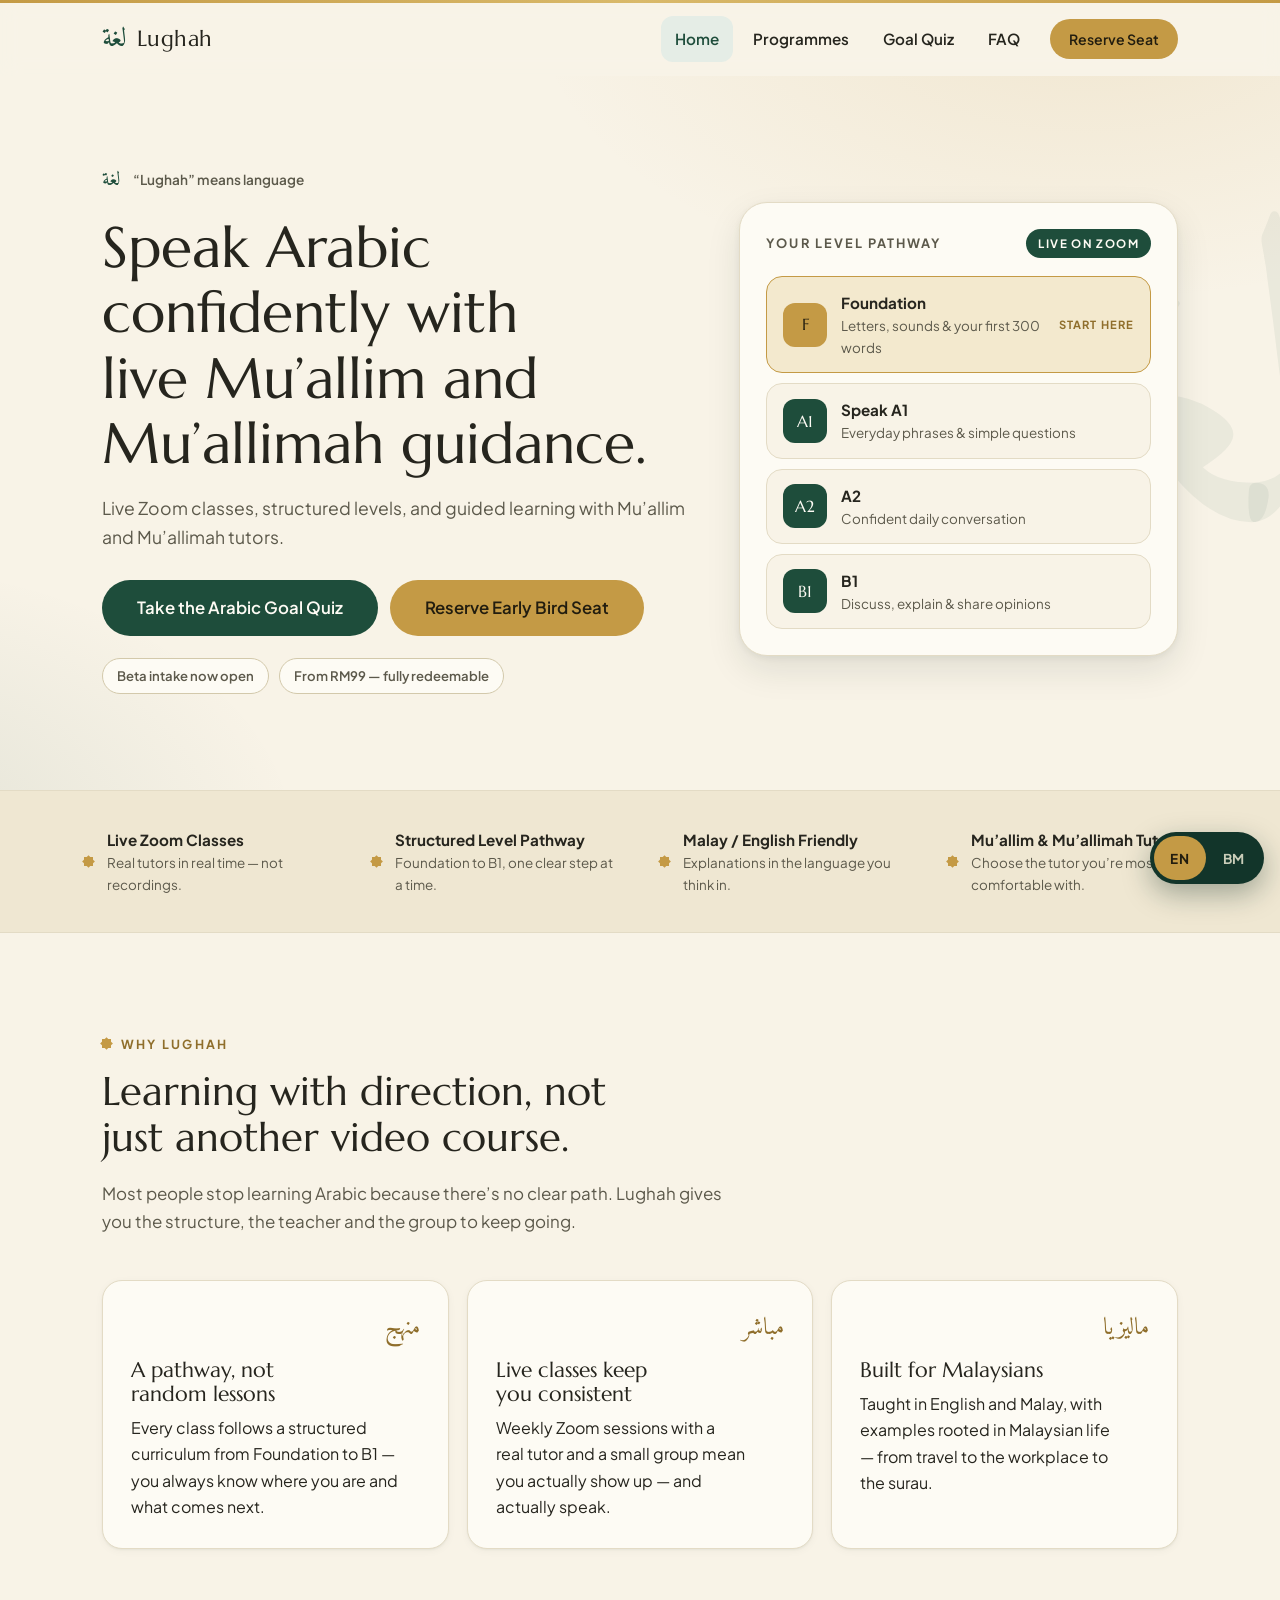
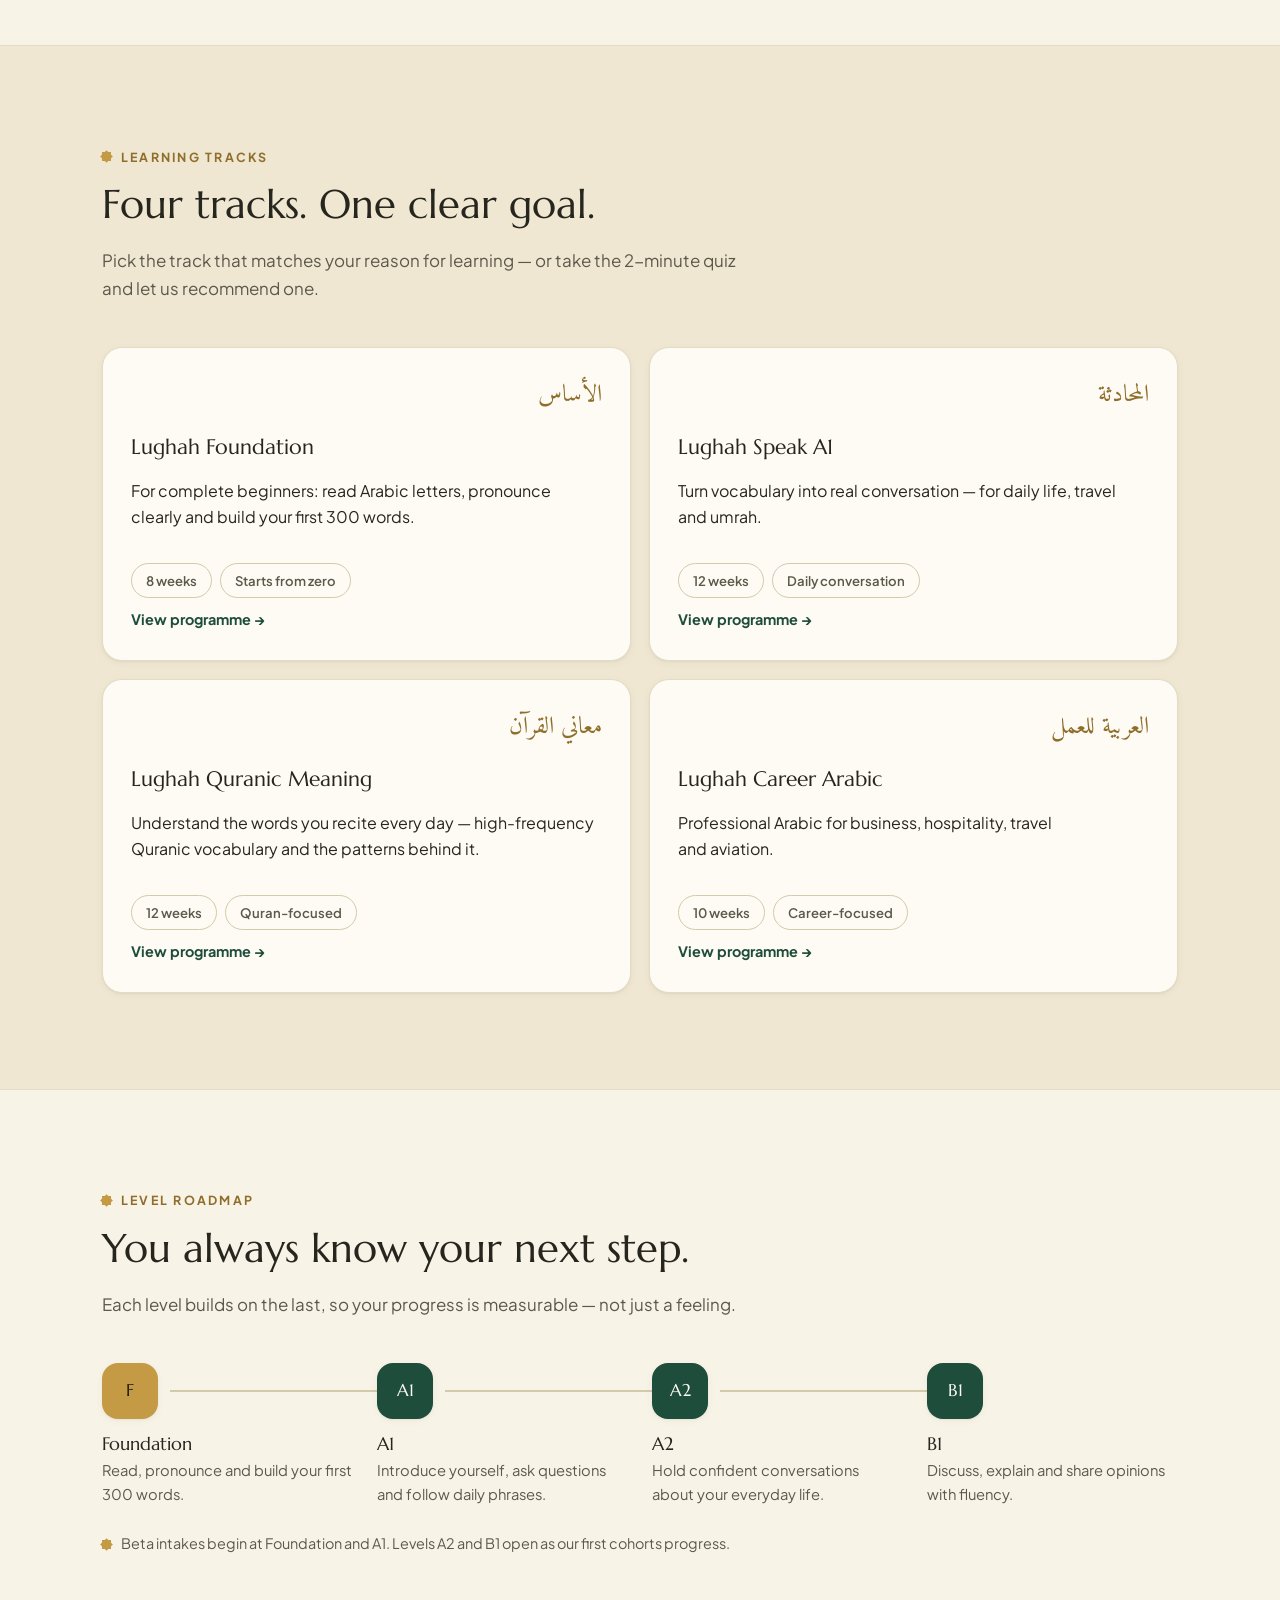
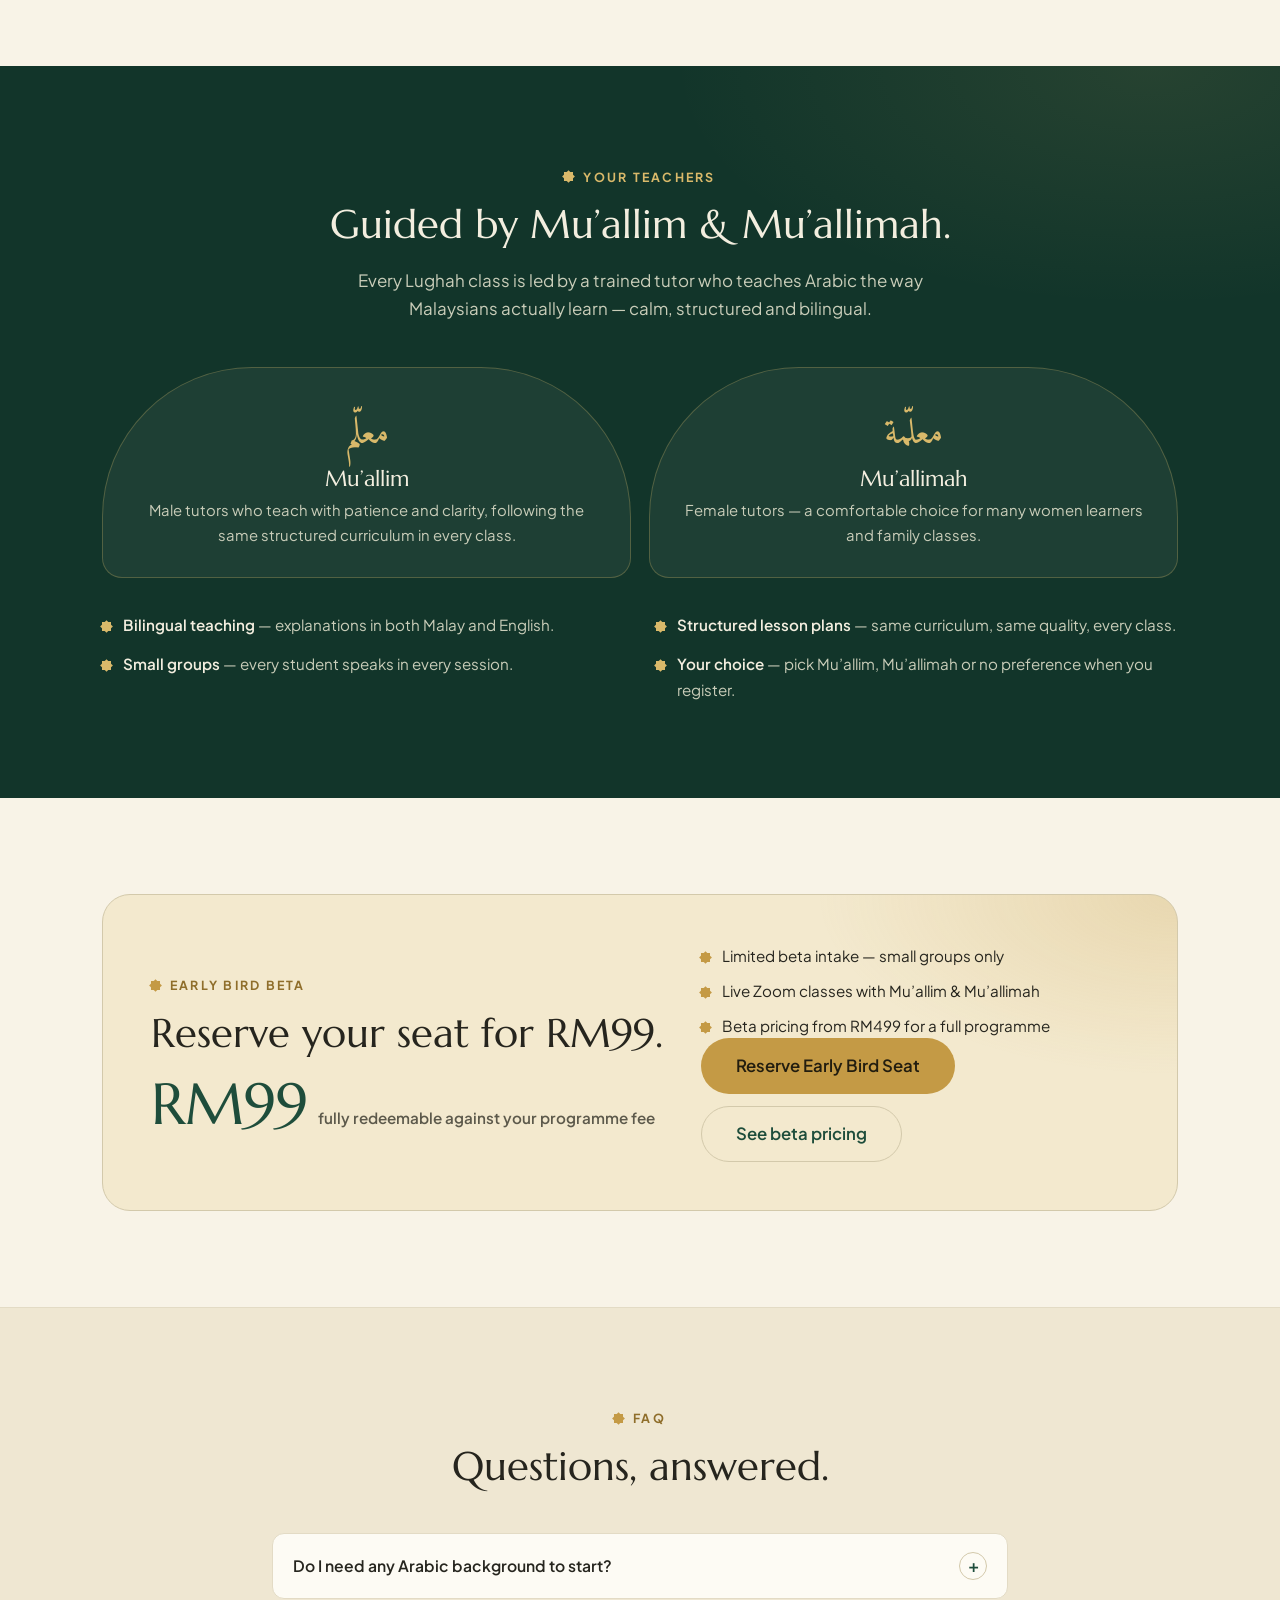
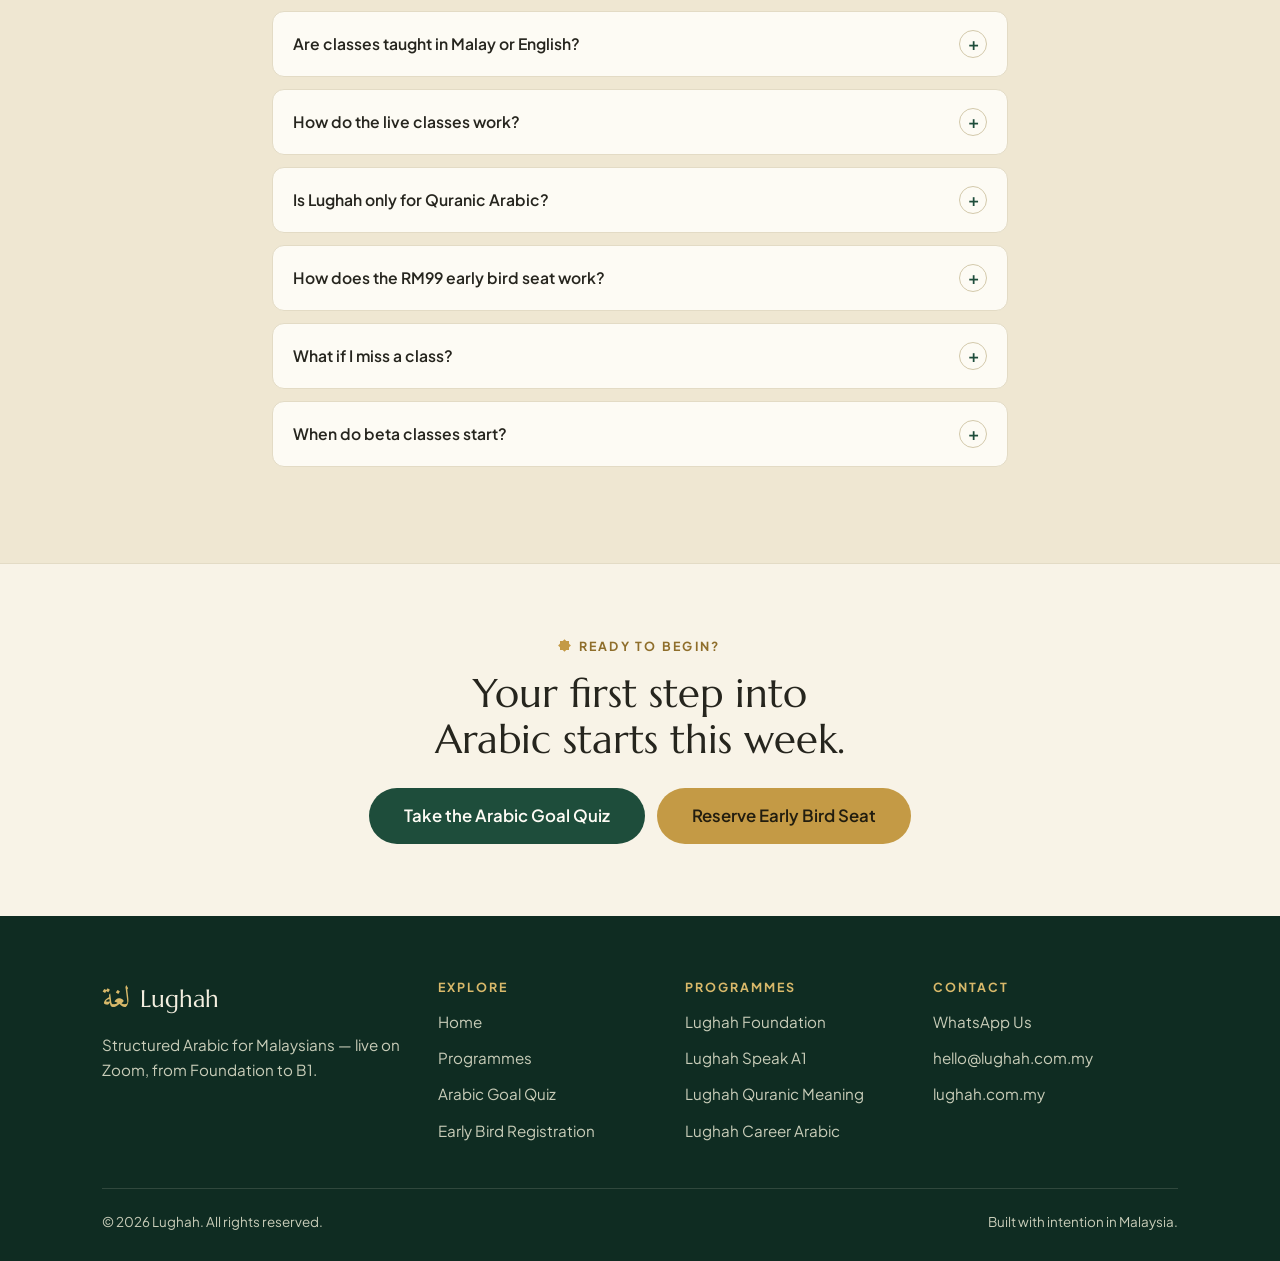
<file: index.html>
<!DOCTYPE html>
<html lang="en">
<head>
  <meta charset="utf-8">
  <meta name="viewport" content="width=device-width, initial-scale=1">
  <title>Lughah — Arabic for Malaysians | Live Zoom Classes</title>
  <meta name="description" content="Learn Arabic with Lughah: live Zoom classes, a structured Foundation-to-B1 pathway, and Mu’allim &amp; Mu’allimah tutors who teach in English and Malay.">
  <link rel="canonical" href="https://lughah.com.my/">

  <!-- Open Graph -->
  <meta property="og:type" content="website">
  <meta property="og:title" content="Lughah — Arabic for Malaysians">
  <meta property="og:description" content="Live Zoom classes, structured levels, and guided learning with Mu’allim and Mu’allimah tutors.">
  <meta property="og:url" content="https://lughah.com.my/">

  <link rel="icon" href="data:image/svg+xml,%3Csvg xmlns='http://www.w3.org/2000/svg' viewBox='0 0 64 64'%3E%3Crect width='64' height='64' rx='14' fill='%231E4D3B'/%3E%3Crect x='21' y='21' width='22' height='22' fill='%23C49A45'/%3E%3Crect x='21' y='21' width='22' height='22' fill='%23C49A45' transform='rotate(45 32 32)'/%3E%3C/svg%3E">

  <link rel="preconnect" href="https://fonts.googleapis.com">
  <link rel="preconnect" href="https://fonts.gstatic.com" crossorigin>
  <link href="https://fonts.googleapis.com/css2?family=Amiri:wght@400;700&amp;family=Marcellus&amp;family=Plus+Jakarta+Sans:wght@400;500;600;700&amp;display=swap" rel="stylesheet">
  <link rel="stylesheet" href="styles.css">

  <!-- ================================================================
       GOOGLE ANALYTICS (GA4) — PLACEHOLDER
       To activate: uncomment the block below and replace G-XXXXXXXXXX
       with your GA4 Measurement ID.
  =================================================================

  <script async src="https://www.googletagmanager.com/gtag/js?id=G-XXXXXXXXXX"></script>
  <script>
    window.dataLayer = window.dataLayer || [];
    function gtag(){dataLayer.push(arguments);}
    gtag('js', new Date());
    gtag('config', 'G-XXXXXXXXXX');
  </script>

  ================================================================ -->

  <!-- ================================================================
       META PIXEL — PLACEHOLDER
       To activate: uncomment the block below and replace YOUR_PIXEL_ID
       with your Meta Pixel ID.
  =================================================================

  <script>
    !function(f,b,e,v,n,t,s){if(f.fbq)return;n=f.fbq=function(){n.callMethod?
    n.callMethod.apply(n,arguments):n.queue.push(arguments)};if(!f._fbq)f._fbq=n;
    n.push=n;n.loaded=!0;n.version='2.0';n.queue=[];t=b.createElement(e);t.async=!0;
    t.src=v;s=b.getElementsByTagName(e)[0];s.parentNode.insertBefore(t,s)}(window,
    document,'script','https://connect.facebook.net/en_US/fbevents.js');
    fbq('init', 'YOUR_PIXEL_ID');
    fbq('track', 'PageView');
  </script>

  ================================================================ -->
</head>
<body data-page="home">
  <a class="skip-link" href="#main" data-ms="Terus ke kandungan">Skip to content</a>

  <!-- ============ Header ============ -->
  <header class="site-header">
    <div class="container nav">
      <a class="nav__brand" href="index.html" aria-label="Lughah — home">
        <span class="nav__brand-ar arabic" lang="ar" aria-hidden="true">لغة</span>
        <span class="nav__brand-name">Lughah</span>
      </a>
      <button class="nav__toggle" aria-expanded="false" aria-controls="site-nav" aria-label="Menu">
        <span></span><span></span><span></span>
      </button>
      <nav class="nav__links" id="site-nav" aria-label="Main navigation">
        <a class="nav__link" href="index.html" aria-current="page" data-ms="Laman Utama">Home</a>
        <a class="nav__link" href="programmes.html" data-ms="Program">Programmes</a>
        <a class="nav__link" href="quiz.html" data-ms="Kuiz Matlamat">Goal Quiz</a>
        <a class="nav__link" href="index.html#faq" data-ms="Soalan Lazim">FAQ</a>
        <a class="btn btn--gold btn--sm nav__cta" href="early-bird.html" data-variant-link data-ms="Tempah Tempat">Reserve Seat</a>
      </nav>
    </div>
  </header>

  <main id="main">
    <!-- ============ Hero ============ -->
    <section class="hero" aria-labelledby="hero-headline">
      <span class="hero__calligraphy arabic" lang="ar" aria-hidden="true">لغة</span>
      <div class="container hero__inner">
        <div class="hero__content">
          <p class="hero__kicker">
            <span class="arabic" lang="ar" aria-hidden="true">لغة</span>
            <span data-ms="“Lughah” bermaksud bahasa">“Lughah” means language</span>
          </p>
          <!-- Headline is A/B tested by script.js (variants A/B/C). Variant A is the no-JS default. -->
          <h1 class="hero__title" id="hero-headline">Arabic for Malaysians — from zero to confident communication.</h1>
          <p class="hero__sub" data-ms="Kelas Zoom secara langsung, tahap berstruktur, dan pembelajaran berpandu bersama tenaga pengajar Mu’allim dan Mu’allimah.">Live Zoom classes, structured levels, and guided learning with Mu’allim and Mu’allimah tutors.</p>
          <div class="hero__ctas">
            <a class="btn btn--green btn--lg" href="quiz.html" data-variant-link data-ms="Jawab Kuiz Matlamat Arab">Take the Arabic Goal Quiz</a>
            <a class="btn btn--gold btn--lg" href="early-bird.html" data-variant-link data-ms="Tempah Tempat Early Bird">Reserve Early Bird Seat</a>
          </div>
          <div class="hero__meta">
            <span class="chip" data-ms="Kemasukan beta kini dibuka">Beta intake now open</span>
            <span class="chip" data-ms="Bermula RM99 — boleh ditebus sepenuhnya">From RM99 — fully redeemable</span>
          </div>
        </div>

        <!-- Pathway panel: the hero visual -->
        <aside class="hero__panel" aria-label="Lughah level pathway">
          <div class="hero__panel-head">
            <h2 class="hero__panel-title" data-ms="Laluan tahap anda">Your level pathway</h2>
            <span class="badge" data-ms="Langsung di Zoom">Live on Zoom</span>
          </div>
          <div class="pathway">
            <div class="pathway__row pathway__row--active">
              <span class="pathway__chip">F</span>
              <span>
                <span class="pathway__name">Foundation</span>
                <span class="pathway__desc" data-ms="Huruf, sebutan &amp; 300 perkataan pertama">Letters, sounds &amp; your first 300 words</span>
              </span>
              <span class="pathway__tag" data-ms="Mula di sini">Start here</span>
            </div>
            <div class="pathway__row">
              <span class="pathway__chip">A1</span>
              <span>
                <span class="pathway__name">Speak A1</span>
                <span class="pathway__desc" data-ms="Frasa harian &amp; soalan mudah">Everyday phrases &amp; simple questions</span>
              </span>
            </div>
            <div class="pathway__row">
              <span class="pathway__chip">A2</span>
              <span>
                <span class="pathway__name">A2</span>
                <span class="pathway__desc" data-ms="Perbualan harian yang yakin">Confident daily conversation</span>
              </span>
            </div>
            <div class="pathway__row">
              <span class="pathway__chip">B1</span>
              <span>
                <span class="pathway__name">B1</span>
                <span class="pathway__desc" data-ms="Berbincang, menerang &amp; memberi pendapat">Discuss, explain &amp; share opinions</span>
              </span>
            </div>
          </div>
        </aside>
      </div>
    </section>

    <!-- ============ Trust / value strip ============ -->
    <section class="strip" aria-label="Why students trust Lughah">
      <div class="container strip__grid">
        <div class="strip__item">
          <span class="star8" aria-hidden="true"></span>
          <span>
            <span class="strip__label" data-ms="Kelas Zoom Langsung">Live Zoom Classes</span>
            <span class="strip__sub" data-ms="Guru sebenar dalam masa nyata — bukan rakaman.">Real tutors in real time — not recordings.</span>
          </span>
        </div>
        <div class="strip__item">
          <span class="star8" aria-hidden="true"></span>
          <span>
            <span class="strip__label" data-ms="Laluan Tahap Berstruktur">Structured Level Pathway</span>
            <span class="strip__sub" data-ms="Foundation hingga B1, selangkah demi selangkah.">Foundation to B1, one clear step at a time.</span>
          </span>
        </div>
        <div class="strip__item">
          <span class="star8" aria-hidden="true"></span>
          <span>
            <span class="strip__label" data-ms="Mesra Bahasa Melayu / Inggeris">Malay / English Friendly</span>
            <span class="strip__sub" data-ms="Penerangan dalam bahasa yang anda selesa.">Explanations in the language you think in.</span>
          </span>
        </div>
        <div class="strip__item">
          <span class="star8" aria-hidden="true"></span>
          <span>
            <span class="strip__label" data-ms="Tenaga Pengajar Mu’allim &amp; Mu’allimah">Mu’allim &amp; Mu’allimah Tutors</span>
            <span class="strip__sub" data-ms="Pilih tenaga pengajar yang paling anda selesa.">Choose the tutor you’re most comfortable with.</span>
          </span>
        </div>
      </div>
    </section>

    <!-- ============ Why Lughah ============ -->
    <section class="section" id="why" aria-labelledby="why-title">
      <div class="container">
        <div class="section-head reveal">
          <p class="eyebrow"><span class="star8" aria-hidden="true"></span> <span data-ms="Kenapa Lughah">Why Lughah</span></p>
          <h2 class="section__title" id="why-title" data-ms="Belajar dengan tujuan, bukan sekadar mengikut video.">Learning with direction, not just another video course.</h2>
          <p class="section__lead" data-ms="Kebanyakan orang berhenti belajar bahasa Arab kerana tiada laluan yang jelas. Lughah memberi anda struktur, guru dan komuniti untuk terus maju.">Most people stop learning Arabic because there’s no clear path. Lughah gives you the structure, the teacher and the group to keep going.</p>
        </div>
        <div class="grid grid--3">
          <article class="card reveal">
            <span class="card__ar arabic" lang="ar" aria-hidden="true">منهج</span>
            <h3 data-ms="Laluan, bukan pelajaran rawak">A pathway, not random lessons</h3>
            <p data-ms="Setiap kelas mengikut kurikulum berstruktur dari Foundation hingga B1 — anda sentiasa tahu di mana anda berada dan apa langkah seterusnya.">Every class follows a structured curriculum from Foundation to B1 — you always know where you are and what comes next.</p>
          </article>
          <article class="card reveal">
            <span class="card__ar arabic" lang="ar" aria-hidden="true">مباشر</span>
            <h3 data-ms="Kelas langsung memastikan anda konsisten">Live classes keep you consistent</h3>
            <p data-ms="Sesi Zoom mingguan bersama guru sebenar dan kumpulan kecil bermakna anda benar-benar hadir — dan benar-benar bertutur.">Weekly Zoom sessions with a real tutor and a small group mean you actually show up — and actually speak.</p>
          </article>
          <article class="card reveal">
            <span class="card__ar arabic" lang="ar" aria-hidden="true">ماليزيا</span>
            <h3 data-ms="Dibina untuk rakyat Malaysia">Built for Malaysians</h3>
            <p data-ms="Diajar dalam bahasa Inggeris dan Melayu, dengan contoh daripada kehidupan di Malaysia — dari perjalanan ke tempat kerja hingga ke surau.">Taught in English and Malay, with examples rooted in Malaysian life — from travel to the workplace to the surau.</p>
          </article>
        </div>
      </div>
    </section>

    <!-- ============ Learning tracks ============ -->
    <section class="section section--alt" id="tracks" aria-labelledby="tracks-title">
      <div class="container">
        <div class="section-head reveal">
          <p class="eyebrow"><span class="star8" aria-hidden="true"></span> <span data-ms="Trek Pembelajaran">Learning Tracks</span></p>
          <h2 class="section__title" id="tracks-title" data-ms="Empat trek. Satu matlamat yang jelas.">Four tracks. One clear goal.</h2>
          <p class="section__lead" data-ms="Pilih trek yang sepadan dengan sebab anda belajar — atau jawab kuiz 2 minit dan biar kami cadangkan.">Pick the track that matches your reason for learning — or take the 2-minute quiz and let us recommend one.</p>
        </div>
        <div class="grid grid--2">
          <a class="card track-card reveal" href="programmes.html#foundation">
            <span class="card__ar arabic" lang="ar" aria-hidden="true">الأساس</span>
            <h3>Lughah Foundation</h3>
            <p data-ms="Untuk mereka yang bermula dari kosong: baca huruf Arab, sebut dengan jelas dan bina 300 perkataan pertama anda.">For complete beginners: read Arabic letters, pronounce clearly and build your first 300 words.</p>
            <span class="track-card__meta">
              <span class="chip" data-ms="8 minggu">8 weeks</span>
              <span class="chip" data-ms="Mula dari kosong">Starts from zero</span>
            </span>
            <span class="track-card__go" data-ms="Lihat program →">View programme →</span>
          </a>
          <a class="card track-card reveal" href="programmes.html#speak-a1">
            <span class="card__ar arabic" lang="ar" aria-hidden="true">المحادثة</span>
            <h3>Lughah Speak A1</h3>
            <p data-ms="Jadikan kosa kata anda perbualan sebenar — untuk kehidupan seharian, perjalanan dan umrah.">Turn vocabulary into real conversation — for daily life, travel and umrah.</p>
            <span class="track-card__meta">
              <span class="chip" data-ms="12 minggu">12 weeks</span>
              <span class="chip" data-ms="Perbualan harian">Daily conversation</span>
            </span>
            <span class="track-card__go" data-ms="Lihat program →">View programme →</span>
          </a>
          <a class="card track-card reveal" href="programmes.html#quranic-meaning">
            <span class="card__ar arabic" lang="ar" aria-hidden="true">معاني القرآن</span>
            <h3>Lughah Quranic Meaning</h3>
            <p data-ms="Fahami perkataan yang anda baca setiap hari — kosa kata Al-Quran yang kerap muncul dan pola ayatnya.">Understand the words you recite every day — high-frequency Quranic vocabulary and the patterns behind it.</p>
            <span class="track-card__meta">
              <span class="chip" data-ms="12 minggu">12 weeks</span>
              <span class="chip" data-ms="Fokus Al-Quran">Quran-focused</span>
            </span>
            <span class="track-card__go" data-ms="Lihat program →">View programme →</span>
          </a>
          <a class="card track-card reveal" href="programmes.html#career-arabic">
            <span class="card__ar arabic" lang="ar" aria-hidden="true">العربية للعمل</span>
            <h3>Lughah Career Arabic</h3>
            <p data-ms="Bahasa Arab profesional untuk perniagaan, hospitaliti, pelancongan dan penerbangan.">Professional Arabic for business, hospitality, travel and aviation.</p>
            <span class="track-card__meta">
              <span class="chip" data-ms="10 minggu">10 weeks</span>
              <span class="chip" data-ms="Fokus kerjaya">Career-focused</span>
            </span>
            <span class="track-card__go" data-ms="Lihat program →">View programme →</span>
          </a>
        </div>
      </div>
    </section>

    <!-- ============ Level roadmap ============ -->
    <section class="section" id="roadmap" aria-labelledby="roadmap-title">
      <div class="container">
        <div class="section-head reveal">
          <p class="eyebrow"><span class="star8" aria-hidden="true"></span> <span data-ms="Peta Laluan Tahap">Level Roadmap</span></p>
          <h2 class="section__title" id="roadmap-title" data-ms="Anda sentiasa tahu langkah seterusnya.">You always know your next step.</h2>
          <p class="section__lead" data-ms="Setiap tahap dibina di atas tahap sebelumnya, jadi kemajuan anda dapat diukur — bukan sekadar dirasa.">Each level builds on the last, so your progress is measurable — not just a feeling.</p>
        </div>
        <ol class="roadmap reveal">
          <li class="roadmap__step roadmap__step--gold">
            <span class="roadmap__chip" aria-hidden="true">F</span>
            <span class="roadmap__body">
              <h3>Foundation</h3>
              <p data-ms="Baca, sebut dan bina 300 perkataan pertama anda.">Read, pronounce and build your first 300 words.</p>
            </span>
          </li>
          <li class="roadmap__step">
            <span class="roadmap__chip" aria-hidden="true">A1</span>
            <span class="roadmap__body">
              <h3>A1</h3>
              <p data-ms="Perkenalkan diri, bertanya soalan dan fahami frasa harian.">Introduce yourself, ask questions and follow daily phrases.</p>
            </span>
          </li>
          <li class="roadmap__step">
            <span class="roadmap__chip" aria-hidden="true">A2</span>
            <span class="roadmap__body">
              <h3>A2</h3>
              <p data-ms="Berbual dengan yakin tentang kehidupan seharian anda.">Hold confident conversations about your everyday life.</p>
            </span>
          </li>
          <li class="roadmap__step">
            <span class="roadmap__chip" aria-hidden="true">B1</span>
            <span class="roadmap__body">
              <h3>B1</h3>
              <p data-ms="Berbincang, menerang dan kongsi pendapat dengan lancar.">Discuss, explain and share opinions with fluency.</p>
            </span>
          </li>
        </ol>
        <p class="roadmap__note reveal">
          <span class="star8" aria-hidden="true"></span>
          <span data-ms="Kemasukan beta bermula pada tahap Foundation dan A1. Tahap A2 dan B1 akan dibuka apabila kohort pertama kami mara ke hadapan.">Beta intakes begin at Foundation and A1. Levels A2 and B1 open as our first cohorts progress.</span>
        </p>
      </div>
    </section>

    <!-- ============ Tutors ============ -->
    <section class="section section--dark" id="tutors" aria-labelledby="tutors-title">
      <div class="container">
        <div class="section-head section-head--center reveal">
          <p class="eyebrow"><span class="star8" aria-hidden="true"></span> <span data-ms="Tenaga Pengajar Anda">Your Teachers</span></p>
          <h2 class="section__title" id="tutors-title" data-ms="Dibimbing oleh Mu’allim &amp; Mu’allimah.">Guided by Mu’allim &amp; Mu’allimah.</h2>
          <p class="section__lead" data-ms="Setiap kelas Lughah dikendalikan oleh tenaga pengajar terlatih yang mengajar bahasa Arab dengan cara yang difahami rakyat Malaysia — tenang, tersusun dan dua bahasa.">Every Lughah class is led by a trained tutor who teaches Arabic the way Malaysians actually learn — calm, structured and bilingual.</p>
        </div>
        <div class="grid grid--2">
          <article class="tutor-card reveal">
            <span class="tutor-card__ar arabic" lang="ar" aria-hidden="true">معلّم</span>
            <h3>Mu’allim</h3>
            <p data-ms="Tenaga pengajar lelaki yang mengajar dengan sabar, jelas dan mengikut kurikulum yang sama di setiap kelas.">Male tutors who teach with patience and clarity, following the same structured curriculum in every class.</p>
          </article>
          <article class="tutor-card reveal">
            <span class="tutor-card__ar arabic" lang="ar" aria-hidden="true">معلّمة</span>
            <h3>Mu’allimah</h3>
            <p data-ms="Tenaga pengajar wanita — pilihan yang selesa untuk ramai pelajar wanita dan kelas keluarga.">Female tutors — a comfortable choice for many women learners and family classes.</p>
          </article>
        </div>
        <ul class="tutor-points reveal">
          <li><span class="star8" aria-hidden="true"></span> <span data-ms="<strong>Pengajaran dwibahasa</strong> — penerangan dalam Bahasa Melayu dan Inggeris."><strong>Bilingual teaching</strong> — explanations in both Malay and English.</span></li>
          <li><span class="star8" aria-hidden="true"></span> <span data-ms="<strong>Rancangan pengajaran berstruktur</strong> — kurikulum yang sama, kualiti yang sama, setiap kelas."><strong>Structured lesson plans</strong> — same curriculum, same quality, every class.</span></li>
          <li><span class="star8" aria-hidden="true"></span> <span data-ms="<strong>Kumpulan kecil</strong> — semua pelajar bertutur dalam setiap sesi."><strong>Small groups</strong> — every student speaks in every session.</span></li>
          <li><span class="star8" aria-hidden="true"></span> <span data-ms="<strong>Pilihan anda</strong> — pilih Mu’allim, Mu’allimah atau tiada pilihan semasa mendaftar."><strong>Your choice</strong> — pick Mu’allim, Mu’allimah or no preference when you register.</span></li>
        </ul>
      </div>
    </section>

    <!-- ============ Early bird offer ============ -->
    <section class="section" id="early-bird-offer" aria-labelledby="offer-title">
      <div class="container">
        <div class="offer reveal">
          <div>
            <p class="eyebrow"><span class="star8" aria-hidden="true"></span> <span data-ms="Beta Early Bird">Early Bird Beta</span></p>
            <h2 class="section__title" id="offer-title" data-ms="Tempah tempat anda dengan RM99.">Reserve your seat for RM99.</h2>
            <div class="offer__price-row">
              <span class="offer__price">RM99</span>
              <span class="offer__price-note" data-ms="boleh ditebus sepenuhnya daripada yuran program anda">fully redeemable against your programme fee</span>
            </div>
          </div>
          <div>
            <ul class="offer__points">
              <li><span class="star8" aria-hidden="true"></span> <span data-ms="Kemasukan beta terhad — kumpulan kecil sahaja">Limited beta intake — small groups only</span></li>
              <li><span class="star8" aria-hidden="true"></span> <span data-ms="Kelas Zoom langsung bersama Mu’allim &amp; Mu’allimah">Live Zoom classes with Mu’allim &amp; Mu’allimah</span></li>
              <li><span class="star8" aria-hidden="true"></span> <span data-ms="Harga beta dari RM499 untuk program penuh">Beta pricing from RM499 for a full programme</span></li>
            </ul>
            <div class="offer__ctas">
              <a class="btn btn--gold btn--lg" href="early-bird.html" data-variant-link data-ms="Tempah Tempat Early Bird">Reserve Early Bird Seat</a>
              <a class="btn btn--ghost btn--lg" href="early-bird.html#pricing" data-variant-link data-ms="Lihat harga beta">See beta pricing</a>
            </div>
          </div>
        </div>
      </div>
    </section>

    <!-- ============ FAQ ============ -->
    <section class="section section--alt" id="faq" aria-labelledby="faq-title">
      <div class="container container--narrow">
        <div class="section-head section-head--center reveal">
          <p class="eyebrow"><span class="star8" aria-hidden="true"></span> <span data-ms="Soalan Lazim">FAQ</span></p>
          <h2 class="section__title" id="faq-title" data-ms="Soalan yang kerap ditanya.">Questions, answered.</h2>
        </div>
        <div class="faq reveal">
          <details class="faq__item">
            <summary><span data-ms="Perlukah saya ada asas bahasa Arab untuk bermula?">Do I need any Arabic background to start?</span></summary>
            <div class="faq__body">
              <p data-ms="Tidak perlu langsung. Lughah Foundation bermula dari kosong — huruf, bunyi dan perkataan pertama anda. Jika anda sudah boleh membaca, kuiz matlamat akan cadangkan tahap yang sesuai.">None at all. Lughah Foundation starts from zero — letters, sounds and your very first words. If you can already read, the goal quiz will point you to the right level.</p>
            </div>
          </details>
          <details class="faq__item">
            <summary><span data-ms="Adakah kelas diajar dalam Bahasa Melayu atau Inggeris?">Are classes taught in Malay or English?</span></summary>
            <div class="faq__body">
              <p data-ms="Kedua-duanya. Tenaga pengajar kami menerangkan konsep dalam bahasa yang paling difahami kelas — kebanyakan sesi menggunakan campuran Bahasa Melayu dan Inggeris secara semula jadi.">Both. Our tutors explain concepts in whichever language the class understands best — most sessions flow naturally between Malay and English.</p>
            </div>
          </details>
          <details class="faq__item">
            <summary><span data-ms="Bagaimanakah kelas langsung dijalankan?">How do the live classes work?</span></summary>
            <div class="faq__body">
              <p data-ms="Anda menyertai sesi Zoom mingguan dalam kumpulan kecil pada jadual yang ditetapkan. Setiap sesi mengikut rancangan pengajaran berstruktur, dan setiap pelajar berpeluang bertutur.">You join a weekly small-group Zoom session at a scheduled time. Every session follows a structured lesson plan, and every student gets speaking time.</p>
            </div>
          </details>
          <details class="faq__item">
            <summary><span data-ms="Adakah Lughah hanya untuk bahasa Arab Al-Quran?">Is Lughah only for Quranic Arabic?</span></summary>
            <div class="faq__body">
              <p data-ms="Tidak. Quranic Meaning ialah salah satu daripada empat trek kami — yang lain menumpukan pada perbualan harian, asas untuk pemula dan bahasa Arab profesional untuk kerjaya.">No. Quranic Meaning is one of our four tracks — the others focus on everyday conversation, absolute-beginner foundations and professional Arabic for your career.</p>
            </div>
          </details>
          <details class="faq__item">
            <summary><span data-ms="Bagaimanakah tempahan early bird RM99 berfungsi?">How does the RM99 early bird seat work?</span></summary>
            <div class="faq__body">
              <p data-ms="RM99 menempah tempat anda dalam kemasukan beta. Selepas pembayaran, kami menghubungi anda melalui WhatsApp untuk penempatan tahap dan jadual — dan RM99 itu ditolak sepenuhnya daripada yuran program anda.">RM99 reserves your place in the beta intake. After payment, we contact you on WhatsApp for level placement and scheduling — and the RM99 is deducted in full from your programme fee.</p>
            </div>
          </details>
          <details class="faq__item">
            <summary><span data-ms="Bagaimana jika saya terlepas satu kelas?">What if I miss a class?</span></summary>
            <div class="faq__body">
              <p data-ms="Bahan pembelajaran dikongsi selepas setiap sesi, dan dalam kumpulan kecil, tenaga pengajar anda akan membantu anda mengejar semula pada kelas berikutnya.">Class materials are shared after every session, and in a small group your tutor will help you catch up in the following class.</p>
            </div>
          </details>
          <details class="faq__item">
            <summary><span data-ms="Bilakah kelas beta bermula?">When do beta classes start?</span></summary>
            <div class="faq__body">
              <p data-ms="Kohort beta pertama dijadualkan selepas pendaftaran early bird ditutup. Tarikh tepat akan disahkan kepada setiap pelajar melalui WhatsApp.">The first beta cohorts are scheduled once early bird registration closes. Exact dates are confirmed with every student over WhatsApp.</p>
            </div>
          </details>
        </div>
      </div>
    </section>

    <!-- ============ Closing CTA ============ -->
    <section class="cta-band" aria-labelledby="cta-title">
      <div class="container">
        <p class="eyebrow" style="justify-content:center; display:flex;"><span class="star8" aria-hidden="true"></span> <span data-ms="Sedia untuk bermula?">Ready to begin?</span></p>
        <h2 class="cta-band__title" id="cta-title" data-ms="Langkah pertama anda ke bahasa Arab bermula minggu ini.">Your first step into Arabic starts this week.</h2>
        <div class="cta-band__ctas">
          <a class="btn btn--green btn--lg" href="quiz.html" data-variant-link data-ms="Jawab Kuiz Matlamat Arab">Take the Arabic Goal Quiz</a>
          <a class="btn btn--gold btn--lg" href="early-bird.html" data-variant-link data-ms="Tempah Tempat Early Bird">Reserve Early Bird Seat</a>
        </div>
      </div>
    </section>
  </main>

  <!-- ============ Footer ============ -->
  <footer class="site-footer">
    <div class="container">
      <div class="footer__grid">
        <div>
          <div class="footer__brand-row">
            <span class="footer__brand-ar arabic" lang="ar" aria-hidden="true">لغة</span>
            <span class="footer__brand-name">Lughah</span>
          </div>
          <p class="footer__tagline" data-ms="Bahasa Arab berstruktur untuk rakyat Malaysia — kelas langsung di Zoom, dari Foundation hingga B1.">Structured Arabic for Malaysians — live on Zoom, from Foundation to B1.</p>
        </div>
        <nav aria-label="Footer — explore">
          <h3 class="footer__heading" data-ms="Terokai">Explore</h3>
          <ul class="footer__links">
            <li><a href="index.html" data-ms="Laman Utama">Home</a></li>
            <li><a href="programmes.html" data-ms="Program">Programmes</a></li>
            <li><a href="quiz.html" data-ms="Kuiz Matlamat Arab">Arabic Goal Quiz</a></li>
            <li><a href="early-bird.html" data-variant-link data-ms="Pendaftaran Early Bird">Early Bird Registration</a></li>
          </ul>
        </nav>
        <nav aria-label="Footer — programmes">
          <h3 class="footer__heading" data-ms="Program">Programmes</h3>
          <ul class="footer__links">
            <li><a href="programmes.html#foundation">Lughah Foundation</a></li>
            <li><a href="programmes.html#speak-a1">Lughah Speak A1</a></li>
            <li><a href="programmes.html#quranic-meaning">Lughah Quranic Meaning</a></li>
            <li><a href="programmes.html#career-arabic">Lughah Career Arabic</a></li>
          </ul>
        </nav>
        <div>
          <h3 class="footer__heading" data-ms="Hubungi Kami">Contact</h3>
          <ul class="footer__links">
            <!-- WhatsApp Business link — number is set in script.js (LUGHAH_CONFIG) -->
            <li><a href="https://wa.me/60123456789?text=Hi%20Lughah%2C%20I%20am%20interested%20in%20Arabic%20classes" data-wa-link data-ms="WhatsApp Kami">WhatsApp Us</a></li>
            <li><a href="mailto:hello@lughah.com.my">hello@lughah.com.my</a></li>
            <li><a href="https://lughah.com.my">lughah.com.my</a></li>
          </ul>
        </div>
      </div>
      <div class="footer__bottom">
        <span>© <span data-year>2026</span> Lughah. <span data-ms="Hak cipta terpelihara.">All rights reserved.</span></span>
        <span data-ms="Dibina dengan niat di Malaysia.">Built with intention in Malaysia.</span>
      </div>
    </div>
  </footer>

  <!-- Floating language toggle (EN default / BM) -->
  <div class="float-lang" role="group" aria-label="Language / Bahasa">
    <button type="button" class="float-lang__opt is-active" data-lang="en" aria-pressed="true">EN</button>
    <button type="button" class="float-lang__opt" data-lang="ms" aria-pressed="false">BM</button>
  </div>

  <script src="script.js"></script>
</body>
</html>
</file>
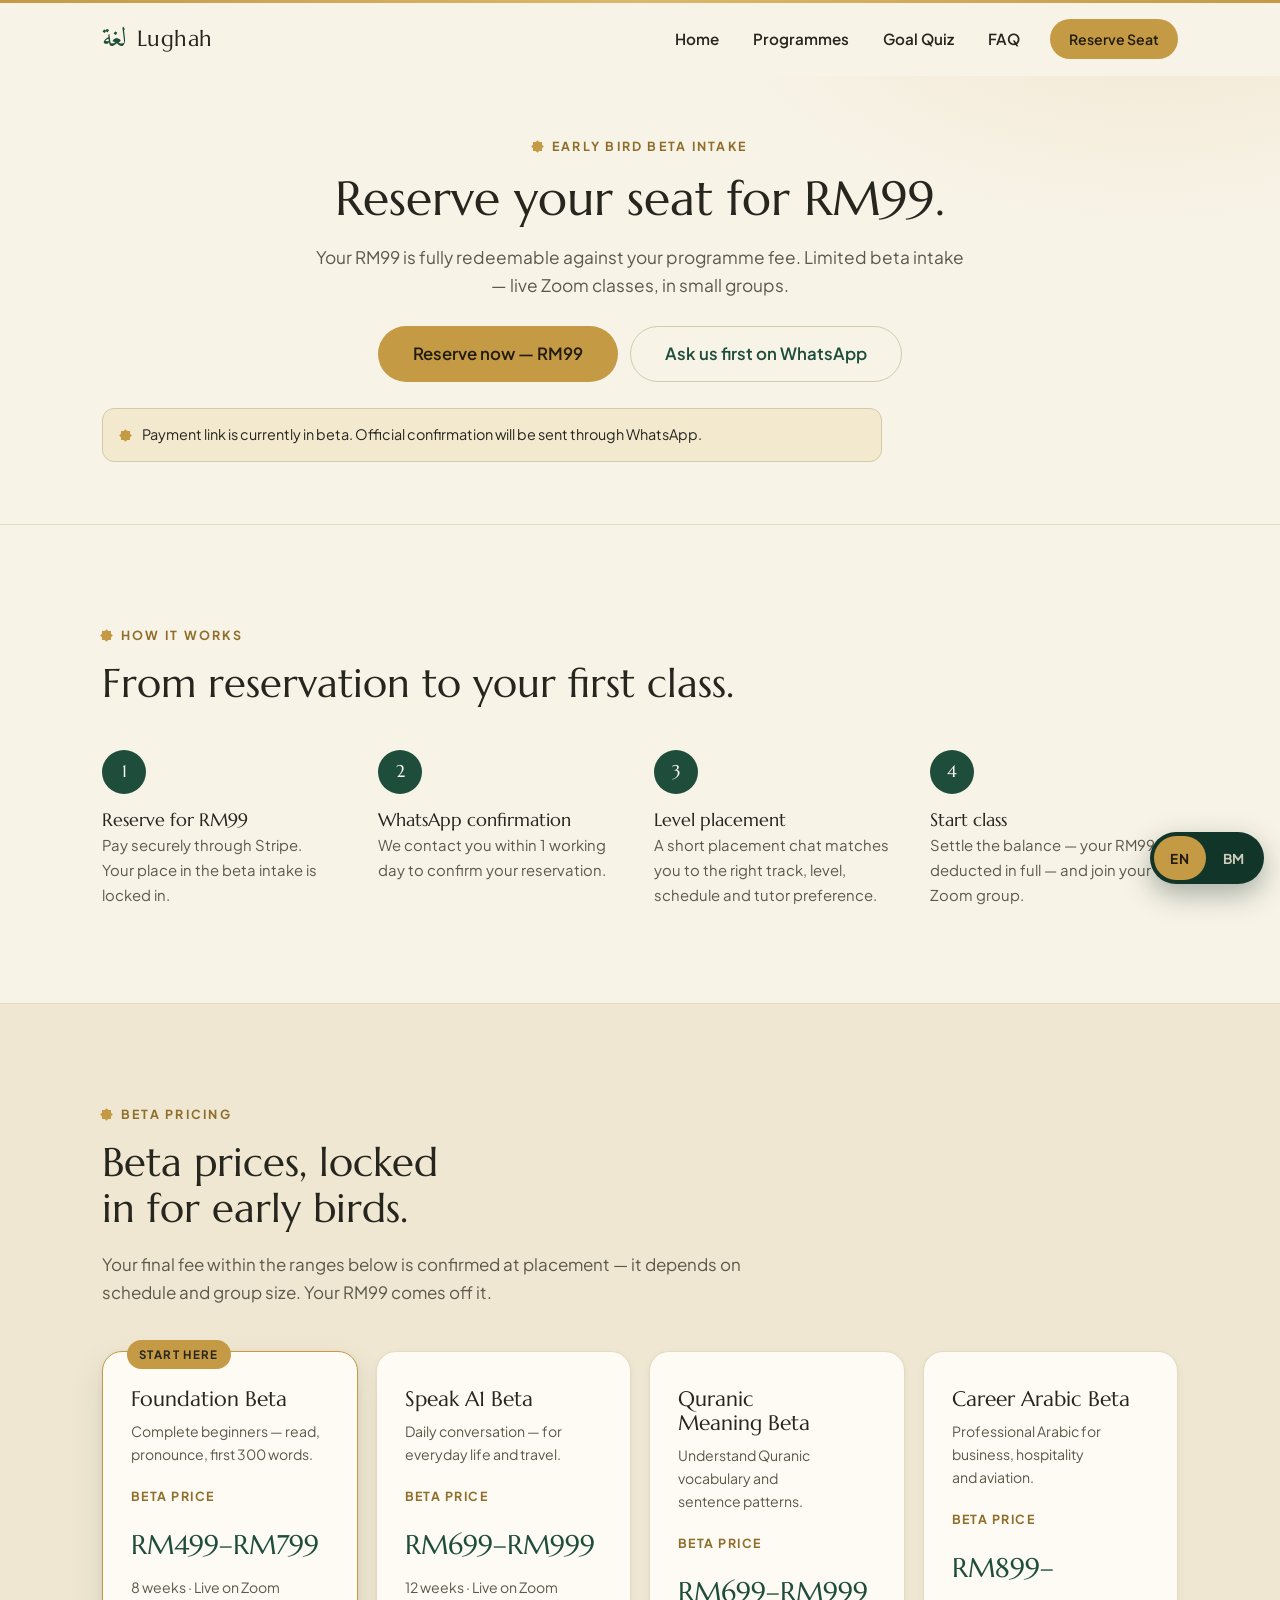
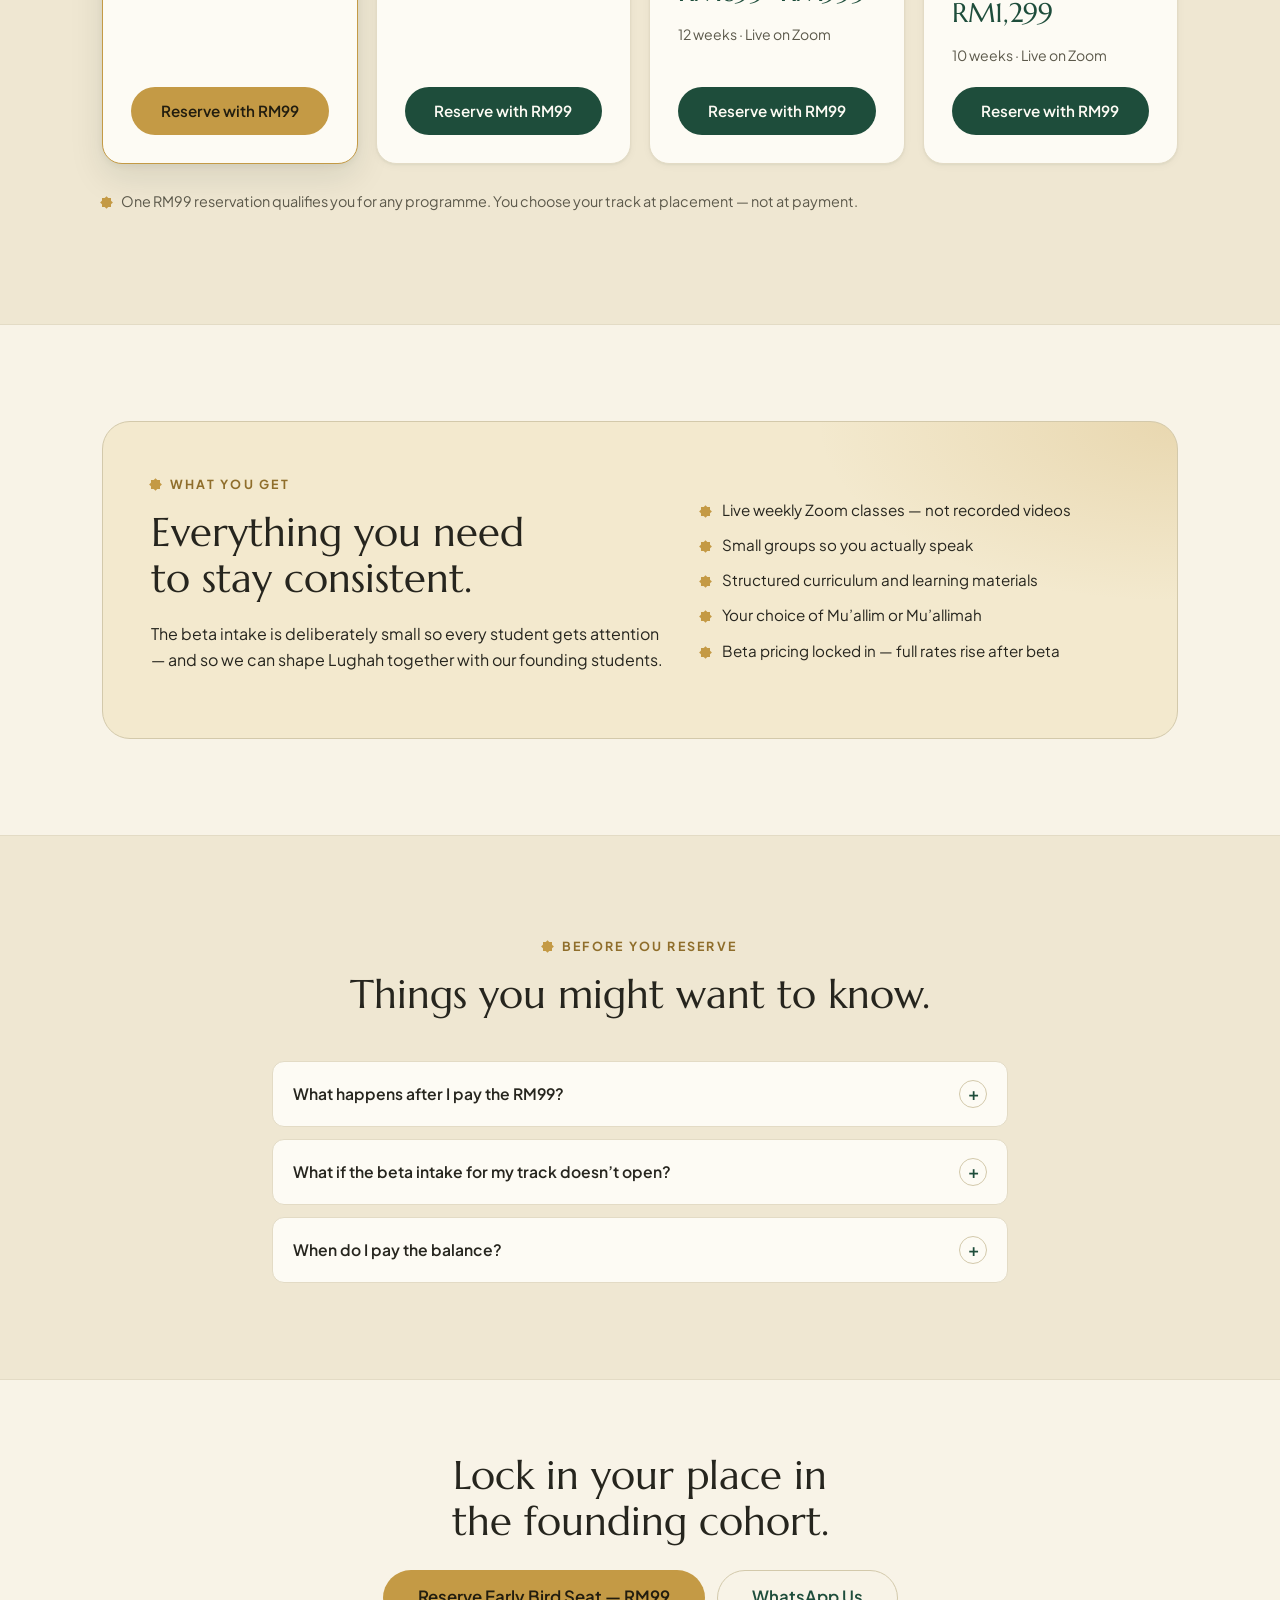
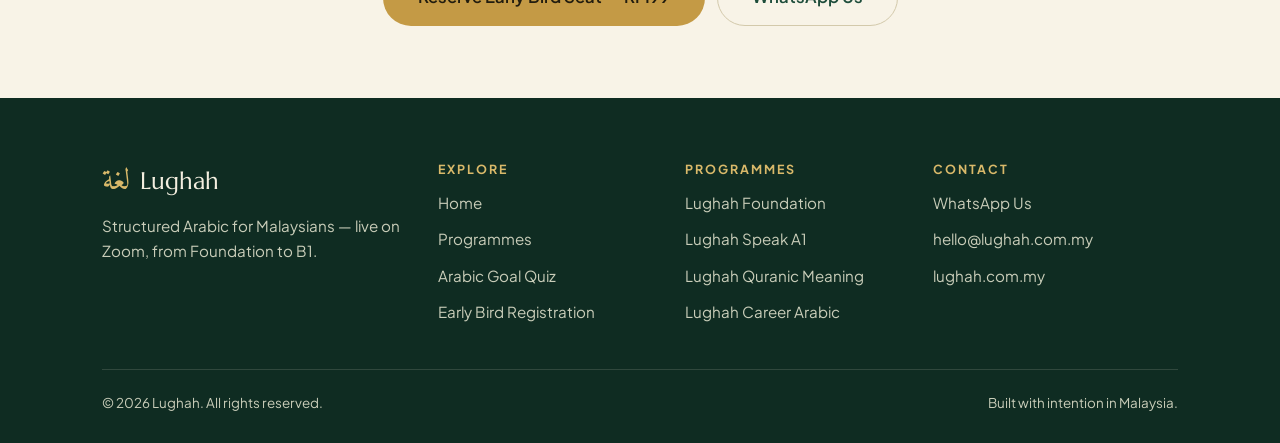
<file: early-bird.html>
<!DOCTYPE html>
<html lang="en">
<head>
  <meta charset="utf-8">
  <meta name="viewport" content="width=device-width, initial-scale=1">
  <title>Early Bird Registration — Lughah | Reserve Your Seat for RM99</title>
  <meta name="description" content="Reserve your Lughah beta seat for RM99 — fully redeemable against your programme fee. Limited intake, live Zoom classes, small groups.">
  <link rel="canonical" href="https://lughah.com.my/early-bird.html">

  <!-- Open Graph -->
  <meta property="og:type" content="website">
  <meta property="og:title" content="Lughah Early Bird — Reserve your seat for RM99">
  <meta property="og:description" content="Fully redeemable against your programme fee. Limited beta intake, live Zoom classes, small groups.">
  <meta property="og:url" content="https://lughah.com.my/early-bird.html">

  <link rel="icon" href="data:image/svg+xml,%3Csvg xmlns='http://www.w3.org/2000/svg' viewBox='0 0 64 64'%3E%3Crect width='64' height='64' rx='14' fill='%231E4D3B'/%3E%3Crect x='21' y='21' width='22' height='22' fill='%23C49A45'/%3E%3Crect x='21' y='21' width='22' height='22' fill='%23C49A45' transform='rotate(45 32 32)'/%3E%3C/svg%3E">

  <link rel="preconnect" href="https://fonts.googleapis.com">
  <link rel="preconnect" href="https://fonts.gstatic.com" crossorigin>
  <link href="https://fonts.googleapis.com/css2?family=Amiri:wght@400;700&amp;family=Marcellus&amp;family=Plus+Jakarta+Sans:wght@400;500;600;700&amp;display=swap" rel="stylesheet">
  <link rel="stylesheet" href="styles.css">

  <!-- ================================================================
       GOOGLE ANALYTICS (GA4) — PLACEHOLDER
       To activate: uncomment and replace G-XXXXXXXXXX (see index.html).
  ================================================================ -->

  <!-- ================================================================
       META PIXEL — PLACEHOLDER
       To activate: uncomment and replace YOUR_PIXEL_ID (see index.html).
  ================================================================ -->
</head>
<body data-page="early-bird">
  <a class="skip-link" href="#main" data-ms="Terus ke kandungan">Skip to content</a>

  <!-- ============ Header ============ -->
  <header class="site-header">
    <div class="container nav">
      <a class="nav__brand" href="index.html" aria-label="Lughah — home">
        <span class="nav__brand-ar arabic" lang="ar" aria-hidden="true">لغة</span>
        <span class="nav__brand-name">Lughah</span>
      </a>
      <button class="nav__toggle" aria-expanded="false" aria-controls="site-nav" aria-label="Menu">
        <span></span><span></span><span></span>
      </button>
      <nav class="nav__links" id="site-nav" aria-label="Main navigation">
        <a class="nav__link" href="index.html" data-ms="Laman Utama">Home</a>
        <a class="nav__link" href="programmes.html" data-ms="Program">Programmes</a>
        <a class="nav__link" href="quiz.html" data-ms="Kuiz Matlamat">Goal Quiz</a>
        <a class="nav__link" href="index.html#faq" data-ms="Soalan Lazim">FAQ</a>
        <a class="btn btn--gold btn--sm nav__cta" href="early-bird.html" aria-current="page" data-ms="Tempah Tempat">Reserve Seat</a>
      </nav>
    </div>
  </header>

  <main id="main">
    <!-- ============ Offer hero ============ -->
    <section class="page-hero page-hero--center">
      <div class="container">
        <p class="eyebrow"><span class="star8" aria-hidden="true"></span> <span data-ms="Kemasukan Beta Early Bird">Early Bird Beta Intake</span></p>
        <h1 class="page-hero__title" data-ms="Tempah tempat anda dengan RM99.">Reserve your seat for RM99.</h1>
        <p class="page-hero__lead" data-ms="RM99 anda boleh ditebus sepenuhnya daripada yuran program. Kemasukan beta terhad — kelas Zoom langsung, dalam kumpulan kecil.">Your RM99 is fully redeemable against your programme fee. Limited beta intake — live Zoom classes, in small groups.</p>
        <div class="cta-band__ctas">
          <!-- STRIPE CHECKOUT — the real Payment Link is set in script.js (LUGHAH_CONFIG.stripeUrl) -->
          <a class="btn btn--gold btn--lg" href="https://buy.stripe.com/test_lughah_earlybird" data-stripe-link data-ms="Tempah sekarang — RM99">Reserve now — RM99</a>
          <a class="btn btn--ghost btn--lg" href="https://wa.me/60123456789?text=Hi%20Lughah%2C%20I%20am%20interested%20in%20Arabic%20classes" data-wa-link data-ms="Tanya dahulu di WhatsApp">Ask us first on WhatsApp</a>
        </div>
        <div class="container--narrow" style="margin-top: 26px;">
          <p class="note-box" style="text-align:left;">
            <span class="star8" aria-hidden="true"></span>
            <span data-ms="Pautan pembayaran kini dalam fasa beta. Pengesahan rasmi akan dihantar melalui WhatsApp.">Payment link is currently in beta. Official confirmation will be sent through WhatsApp.</span>
          </p>
        </div>
      </div>
    </section>

    <!-- ============ How it works ============ -->
    <section class="section" aria-labelledby="how-title">
      <div class="container">
        <div class="section-head reveal">
          <p class="eyebrow"><span class="star8" aria-hidden="true"></span> <span data-ms="Cara ia berfungsi">How it works</span></p>
          <h2 class="section__title" id="how-title" data-ms="Dari tempahan ke kelas pertama anda.">From reservation to your first class.</h2>
        </div>
        <ol class="steps reveal">
          <li class="step">
            <span class="step__num" aria-hidden="true"></span>
            <span>
              <h3 data-ms="Tempah dengan RM99">Reserve for RM99</h3>
              <p data-ms="Bayar dengan selamat melalui Stripe. Tempat anda dalam kemasukan beta dikunci.">Pay securely through Stripe. Your place in the beta intake is locked in.</p>
            </span>
          </li>
          <li class="step">
            <span class="step__num" aria-hidden="true"></span>
            <span>
              <h3 data-ms="Pengesahan WhatsApp">WhatsApp confirmation</h3>
              <p data-ms="Kami menghubungi anda dalam masa 1 hari bekerja untuk mengesahkan tempahan anda.">We contact you within 1 working day to confirm your reservation.</p>
            </span>
          </li>
          <li class="step">
            <span class="step__num" aria-hidden="true"></span>
            <span>
              <h3 data-ms="Penempatan tahap">Level placement</h3>
              <p data-ms="Sembang penempatan ringkas memadankan anda dengan trek, tahap, jadual dan pilihan tenaga pengajar yang sesuai.">A short placement chat matches you to the right track, level, schedule and tutor preference.</p>
            </span>
          </li>
          <li class="step">
            <span class="step__num" aria-hidden="true"></span>
            <span>
              <h3 data-ms="Mulakan kelas">Start class</h3>
              <p data-ms="Selesaikan baki yuran — RM99 anda ditolak sepenuhnya — dan sertai kumpulan Zoom anda.">Settle the balance — your RM99 is deducted in full — and join your Zoom group.</p>
            </span>
          </li>
        </ol>
      </div>
    </section>

    <!-- ============ Pricing ============ -->
    <section class="section section--alt" id="pricing" aria-labelledby="pricing-title">
      <div class="container">
        <div class="section-head reveal">
          <p class="eyebrow"><span class="star8" aria-hidden="true"></span> <span data-ms="Harga Beta">Beta Pricing</span></p>
          <h2 class="section__title" id="pricing-title" data-ms="Harga beta, dikunci untuk pelajar early bird.">Beta prices, locked in for early birds.</h2>
          <p class="section__lead" data-ms="Yuran muktamad dalam julat di bawah disahkan semasa penempatan — bergantung pada jadual dan saiz kumpulan. RM99 anda ditolak daripadanya.">Your final fee within the ranges below is confirmed at placement — it depends on schedule and group size. Your RM99 comes off it.</p>
        </div>
        <div class="grid grid--4">
          <article class="card price-card price-card--featured reveal">
            <span class="badge badge--gold price-card__badge" data-ms="Mula di sini">Start here</span>
            <h3>Foundation Beta</h3>
            <p class="price-card__who" data-ms="Pemula tulen — baca, sebut dan 300 perkataan pertama.">Complete beginners — read, pronounce, first 300 words.</p>
            <span class="price-card__range-label" data-ms="Harga beta">Beta price</span>
            <p class="price-card__range">RM499–RM799</p>
            <p class="price-card__duration" data-ms="8 minggu · Langsung di Zoom">8 weeks · Live on Zoom</p>
            <a class="btn btn--gold" href="https://buy.stripe.com/test_lughah_earlybird" data-stripe-link data-ms="Tempah dengan RM99">Reserve with RM99</a>
          </article>
          <article class="card price-card reveal">
            <h3>Speak A1 Beta</h3>
            <p class="price-card__who" data-ms="Perbualan harian — untuk kehidupan seharian dan perjalanan.">Daily conversation — for everyday life and travel.</p>
            <span class="price-card__range-label" data-ms="Harga beta">Beta price</span>
            <p class="price-card__range">RM699–RM999</p>
            <p class="price-card__duration" data-ms="12 minggu · Langsung di Zoom">12 weeks · Live on Zoom</p>
            <a class="btn btn--green" href="https://buy.stripe.com/test_lughah_earlybird" data-stripe-link data-ms="Tempah dengan RM99">Reserve with RM99</a>
          </article>
          <article class="card price-card reveal">
            <h3>Quranic Meaning Beta</h3>
            <p class="price-card__who" data-ms="Fahami kosa kata Al-Quran dan pola ayatnya.">Understand Quranic vocabulary and sentence patterns.</p>
            <span class="price-card__range-label" data-ms="Harga beta">Beta price</span>
            <p class="price-card__range">RM699–RM999</p>
            <p class="price-card__duration" data-ms="12 minggu · Langsung di Zoom">12 weeks · Live on Zoom</p>
            <a class="btn btn--green" href="https://buy.stripe.com/test_lughah_earlybird" data-stripe-link data-ms="Tempah dengan RM99">Reserve with RM99</a>
          </article>
          <article class="card price-card reveal">
            <h3>Career Arabic Beta</h3>
            <p class="price-card__who" data-ms="Bahasa Arab profesional untuk perniagaan, hospitaliti dan penerbangan.">Professional Arabic for business, hospitality and aviation.</p>
            <span class="price-card__range-label" data-ms="Harga beta">Beta price</span>
            <p class="price-card__range">RM899–RM1,299</p>
            <p class="price-card__duration" data-ms="10 minggu · Langsung di Zoom">10 weeks · Live on Zoom</p>
            <a class="btn btn--green" href="https://buy.stripe.com/test_lughah_earlybird" data-stripe-link data-ms="Tempah dengan RM99">Reserve with RM99</a>
          </article>
        </div>
        <p class="roadmap__note reveal">
          <span class="star8" aria-hidden="true"></span>
          <span data-ms="Satu tempahan RM99 melayakkan anda untuk mana-mana program. Anda memilih trek semasa penempatan — bukan semasa pembayaran.">One RM99 reservation qualifies you for any programme. You choose your track at placement — not at payment.</span>
        </p>
      </div>
    </section>

    <!-- ============ What's included ============ -->
    <section class="section" aria-labelledby="included-title">
      <div class="container">
        <div class="offer reveal">
          <div>
            <p class="eyebrow"><span class="star8" aria-hidden="true"></span> <span data-ms="Apa yang anda dapat">What you get</span></p>
            <h2 class="section__title" id="included-title" data-ms="Semua yang anda perlukan untuk konsisten.">Everything you need to stay consistent.</h2>
            <p data-ms="Kemasukan beta sengaja dikecilkan supaya setiap pelajar mendapat perhatian — dan supaya kami dapat membina Lughah bersama pelajar sulung kami.">The beta intake is deliberately small so every student gets attention — and so we can shape Lughah together with our founding students.</p>
          </div>
          <div>
            <ul class="offer__points">
              <li><span class="star8" aria-hidden="true"></span> <span data-ms="Kelas Zoom langsung setiap minggu — bukan video rakaman">Live weekly Zoom classes — not recorded videos</span></li>
              <li><span class="star8" aria-hidden="true"></span> <span data-ms="Kumpulan kecil supaya anda benar-benar bertutur">Small groups so you actually speak</span></li>
              <li><span class="star8" aria-hidden="true"></span> <span data-ms="Kurikulum berstruktur dan bahan pembelajaran">Structured curriculum and learning materials</span></li>
              <li><span class="star8" aria-hidden="true"></span> <span data-ms="Pilihan Mu’allim atau Mu’allimah">Your choice of Mu’allim or Mu’allimah</span></li>
              <li><span class="star8" aria-hidden="true"></span> <span data-ms="Harga beta dikunci — kadar penuh naik selepas beta">Beta pricing locked in — full rates rise after beta</span></li>
            </ul>
          </div>
        </div>
      </div>
    </section>

    <!-- ============ Reassurance FAQ ============ -->
    <section class="section section--alt" aria-labelledby="eb-faq-title">
      <div class="container container--narrow">
        <div class="section-head section-head--center reveal">
          <p class="eyebrow"><span class="star8" aria-hidden="true"></span> <span data-ms="Sebelum anda menempah">Before you reserve</span></p>
          <h2 class="section__title" id="eb-faq-title" data-ms="Perkara yang anda mungkin ingin tahu.">Things you might want to know.</h2>
        </div>
        <div class="faq reveal">
          <details class="faq__item">
            <summary><span data-ms="Apa yang berlaku selepas saya membayar RM99?">What happens after I pay the RM99?</span></summary>
            <div class="faq__body">
              <p data-ms="Kami menghubungi anda melalui WhatsApp dalam masa 1 hari bekerja untuk pengesahan, kemudian menjalankan sembang penempatan ringkas untuk memadankan tahap, jadual dan pilihan tenaga pengajar anda.">We contact you on WhatsApp within 1 working day to confirm, then run a short placement chat to match your level, schedule and tutor preference.</p>
            </div>
          </details>
          <details class="faq__item">
            <summary><span data-ms="Bagaimana jika kemasukan beta trek saya tidak dibuka?">What if the beta intake for my track doesn’t open?</span></summary>
            <div class="faq__body">
              <p data-ms="Pilihan anda: RM99 dikembalikan sepenuhnya, atau tempahan anda dipindahkan ke kemasukan berikutnya atau trek lain.">Your choice: your RM99 is refunded in full, or your reservation moves to the next intake or another track.</p>
            </div>
          </details>
          <details class="faq__item">
            <summary><span data-ms="Bilakah saya membayar baki yuran?">When do I pay the balance?</span></summary>
            <div class="faq__body">
              <p data-ms="Hanya selepas penempatan, apabila trek, jadual dan yuran muktamad anda disahkan. RM99 anda ditolak sepenuhnya daripada jumlah itu.">Only after placement, once your track, schedule and final fee are confirmed. Your RM99 is deducted in full from that amount.</p>
            </div>
          </details>
        </div>
      </div>
    </section>

    <!-- ============ Final CTA ============ -->
    <section class="cta-band" aria-labelledby="final-cta-title">
      <div class="container">
        <h2 class="cta-band__title" id="final-cta-title" data-ms="Kunci tempat anda dalam kohort pengasas.">Lock in your place in the founding cohort.</h2>
        <div class="cta-band__ctas">
          <a class="btn btn--gold btn--lg" href="https://buy.stripe.com/test_lughah_earlybird" data-stripe-link data-ms="Tempah Tempat Early Bird — RM99">Reserve Early Bird Seat — RM99</a>
          <a class="btn btn--ghost btn--lg" href="https://wa.me/60123456789?text=Hi%20Lughah%2C%20I%20am%20interested%20in%20Arabic%20classes" data-wa-link data-ms="WhatsApp Kami">WhatsApp Us</a>
        </div>
      </div>
    </section>
  </main>

  <!-- ============ Footer ============ -->
  <footer class="site-footer">
    <div class="container">
      <div class="footer__grid">
        <div>
          <div class="footer__brand-row">
            <span class="footer__brand-ar arabic" lang="ar" aria-hidden="true">لغة</span>
            <span class="footer__brand-name">Lughah</span>
          </div>
          <p class="footer__tagline" data-ms="Bahasa Arab berstruktur untuk rakyat Malaysia — kelas langsung di Zoom, dari Foundation hingga B1.">Structured Arabic for Malaysians — live on Zoom, from Foundation to B1.</p>
        </div>
        <nav aria-label="Footer — explore">
          <h3 class="footer__heading" data-ms="Terokai">Explore</h3>
          <ul class="footer__links">
            <li><a href="index.html" data-ms="Laman Utama">Home</a></li>
            <li><a href="programmes.html" data-ms="Program">Programmes</a></li>
            <li><a href="quiz.html" data-ms="Kuiz Matlamat Arab">Arabic Goal Quiz</a></li>
            <li><a href="early-bird.html" data-variant-link data-ms="Pendaftaran Early Bird">Early Bird Registration</a></li>
          </ul>
        </nav>
        <nav aria-label="Footer — programmes">
          <h3 class="footer__heading" data-ms="Program">Programmes</h3>
          <ul class="footer__links">
            <li><a href="programmes.html#foundation">Lughah Foundation</a></li>
            <li><a href="programmes.html#speak-a1">Lughah Speak A1</a></li>
            <li><a href="programmes.html#quranic-meaning">Lughah Quranic Meaning</a></li>
            <li><a href="programmes.html#career-arabic">Lughah Career Arabic</a></li>
          </ul>
        </nav>
        <div>
          <h3 class="footer__heading" data-ms="Hubungi Kami">Contact</h3>
          <ul class="footer__links">
            <li><a href="https://wa.me/60123456789?text=Hi%20Lughah%2C%20I%20am%20interested%20in%20Arabic%20classes" data-wa-link data-ms="WhatsApp Kami">WhatsApp Us</a></li>
            <li><a href="mailto:hello@lughah.com.my">hello@lughah.com.my</a></li>
            <li><a href="https://lughah.com.my">lughah.com.my</a></li>
          </ul>
        </div>
      </div>
      <div class="footer__bottom">
        <span>© <span data-year>2026</span> Lughah. <span data-ms="Hak cipta terpelihara.">All rights reserved.</span></span>
        <span data-ms="Dibina dengan niat di Malaysia.">Built with intention in Malaysia.</span>
      </div>
    </div>
  </footer>

  <!-- Floating language toggle (EN default / BM) -->
  <div class="float-lang" role="group" aria-label="Language / Bahasa">
    <button type="button" class="float-lang__opt is-active" data-lang="en" aria-pressed="true">EN</button>
    <button type="button" class="float-lang__opt" data-lang="ms" aria-pressed="false">BM</button>
  </div>

  <script src="script.js"></script>
</body>
</html>
</file>
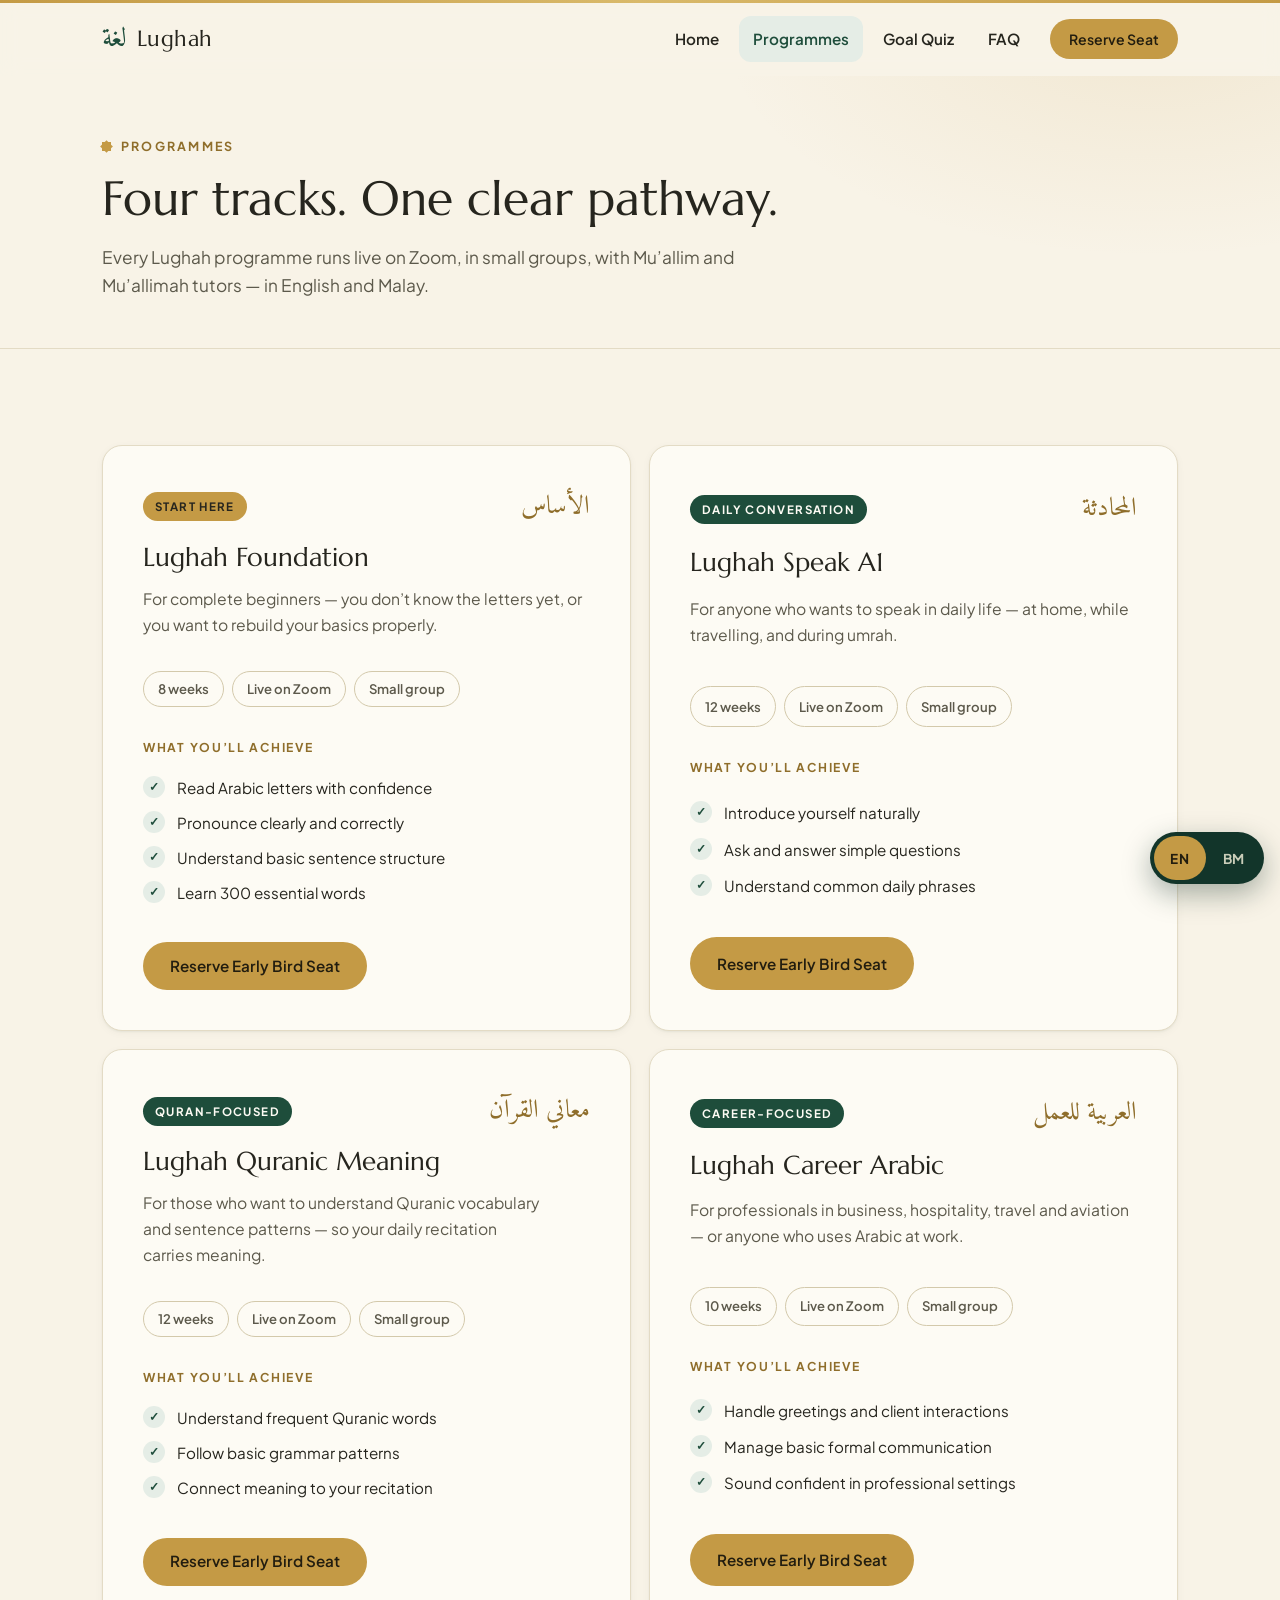
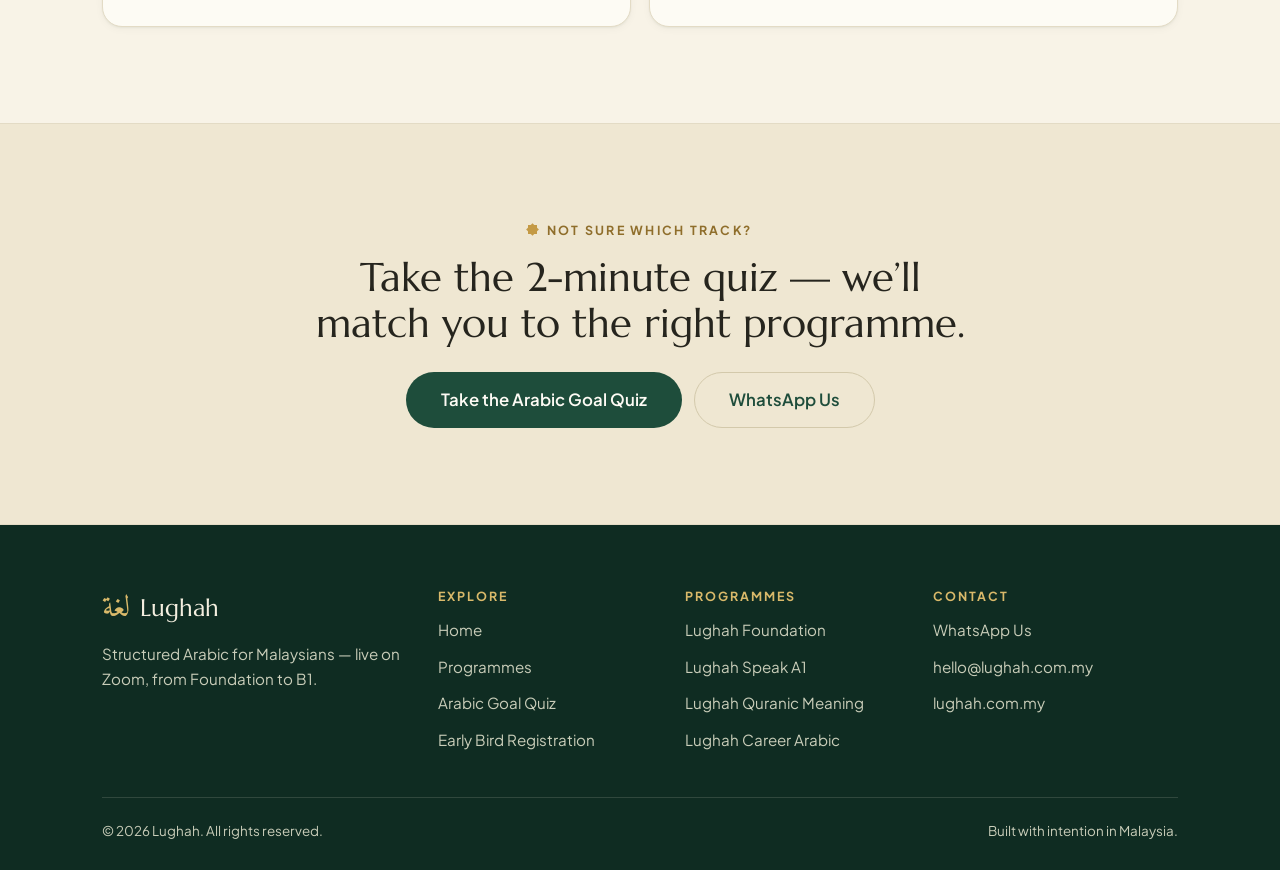
<file: programmes.html>
<!DOCTYPE html>
<html lang="en">
<head>
  <meta charset="utf-8">
  <meta name="viewport" content="width=device-width, initial-scale=1">
  <title>Programmes — Lughah | Foundation, Speak A1, Quranic Meaning &amp; Career Arabic</title>
  <meta name="description" content="Four structured Arabic programmes for Malaysians: Lughah Foundation, Speak A1, Quranic Meaning and Career Arabic — all live on Zoom with Mu’allim &amp; Mu’allimah tutors.">
  <link rel="canonical" href="https://lughah.com.my/programmes.html">

  <!-- Open Graph -->
  <meta property="og:type" content="website">
  <meta property="og:title" content="Lughah Programmes — Four tracks, one clear pathway">
  <meta property="og:description" content="Foundation, Speak A1, Quranic Meaning and Career Arabic — live on Zoom, in English and Malay.">
  <meta property="og:url" content="https://lughah.com.my/programmes.html">

  <link rel="icon" href="data:image/svg+xml,%3Csvg xmlns='http://www.w3.org/2000/svg' viewBox='0 0 64 64'%3E%3Crect width='64' height='64' rx='14' fill='%231E4D3B'/%3E%3Crect x='21' y='21' width='22' height='22' fill='%23C49A45'/%3E%3Crect x='21' y='21' width='22' height='22' fill='%23C49A45' transform='rotate(45 32 32)'/%3E%3C/svg%3E">

  <link rel="preconnect" href="https://fonts.googleapis.com">
  <link rel="preconnect" href="https://fonts.gstatic.com" crossorigin>
  <link href="https://fonts.googleapis.com/css2?family=Amiri:wght@400;700&amp;family=Marcellus&amp;family=Plus+Jakarta+Sans:wght@400;500;600;700&amp;display=swap" rel="stylesheet">
  <link rel="stylesheet" href="styles.css">

  <!-- ================================================================
       GOOGLE ANALYTICS (GA4) — PLACEHOLDER
       To activate: uncomment and replace G-XXXXXXXXXX (see index.html).
  ================================================================ -->

  <!-- ================================================================
       META PIXEL — PLACEHOLDER
       To activate: uncomment and replace YOUR_PIXEL_ID (see index.html).
  ================================================================ -->
</head>
<body data-page="programmes">
  <a class="skip-link" href="#main" data-ms="Terus ke kandungan">Skip to content</a>

  <!-- ============ Header ============ -->
  <header class="site-header">
    <div class="container nav">
      <a class="nav__brand" href="index.html" aria-label="Lughah — home">
        <span class="nav__brand-ar arabic" lang="ar" aria-hidden="true">لغة</span>
        <span class="nav__brand-name">Lughah</span>
      </a>
      <button class="nav__toggle" aria-expanded="false" aria-controls="site-nav" aria-label="Menu">
        <span></span><span></span><span></span>
      </button>
      <nav class="nav__links" id="site-nav" aria-label="Main navigation">
        <a class="nav__link" href="index.html" data-ms="Laman Utama">Home</a>
        <a class="nav__link" href="programmes.html" aria-current="page" data-ms="Program">Programmes</a>
        <a class="nav__link" href="quiz.html" data-ms="Kuiz Matlamat">Goal Quiz</a>
        <a class="nav__link" href="index.html#faq" data-ms="Soalan Lazim">FAQ</a>
        <a class="btn btn--gold btn--sm nav__cta" href="early-bird.html" data-variant-link data-ms="Tempah Tempat">Reserve Seat</a>
      </nav>
    </div>
  </header>

  <main id="main">
    <!-- ============ Page hero ============ -->
    <section class="page-hero">
      <div class="container">
        <p class="eyebrow"><span class="star8" aria-hidden="true"></span> <span data-ms="Program">Programmes</span></p>
        <h1 class="page-hero__title" data-ms="Empat trek. Satu laluan yang jelas.">Four tracks. One clear pathway.</h1>
        <p class="page-hero__lead" data-ms="Setiap program Lughah diadakan secara langsung di Zoom, dalam kumpulan kecil, bersama tenaga pengajar Mu’allim dan Mu’allimah — dalam Bahasa Inggeris dan Melayu.">Every Lughah programme runs live on Zoom, in small groups, with Mu’allim and Mu’allimah tutors — in English and Malay.</p>
      </div>
    </section>

    <!-- ============ Programme cards ============ -->
    <section class="section" aria-label="Programme details">
      <div class="container">
        <div class="grid grid--2">

          <!-- A. Foundation -->
          <article class="card prog-card reveal" id="foundation">
            <div class="prog-card__top">
              <span class="badge badge--gold" data-ms="Mula di sini">Start here</span>
              <span class="prog-card__ar arabic" lang="ar" aria-hidden="true">الأساس</span>
            </div>
            <h2>Lughah Foundation</h2>
            <p class="prog-card__who" data-ms="Untuk pemula tulen — anda belum mengenal huruf Arab, atau mahu membina semula asas dengan betul.">For complete beginners — you don’t know the letters yet, or you want to rebuild your basics properly.</p>
            <div class="prog-card__meta">
              <span class="chip" data-ms="8 minggu">8 weeks</span>
              <span class="chip" data-ms="Langsung di Zoom">Live on Zoom</span>
              <span class="chip" data-ms="Kumpulan kecil">Small group</span>
            </div>
            <p class="prog-card__label" data-ms="Apa yang anda akan capai">What you’ll achieve</p>
            <ul class="outcomes">
              <li><span class="tick" aria-hidden="true">✓</span> <span data-ms="Membaca huruf Arab dengan yakin">Read Arabic letters with confidence</span></li>
              <li><span class="tick" aria-hidden="true">✓</span> <span data-ms="Menyebut dengan jelas dan betul">Pronounce clearly and correctly</span></li>
              <li><span class="tick" aria-hidden="true">✓</span> <span data-ms="Memahami struktur ayat asas">Understand basic sentence structure</span></li>
              <li><span class="tick" aria-hidden="true">✓</span> <span data-ms="Menguasai 300 perkataan penting">Learn 300 essential words</span></li>
            </ul>
            <div class="prog-card__ctas">
              <a class="btn btn--gold" href="early-bird.html#pricing" data-variant-link data-ms="Tempah Tempat Early Bird">Reserve Early Bird Seat</a>
            </div>
          </article>

          <!-- B. Speak A1 -->
          <article class="card prog-card reveal" id="speak-a1">
            <div class="prog-card__top">
              <span class="badge" data-ms="Perbualan harian">Daily conversation</span>
              <span class="prog-card__ar arabic" lang="ar" aria-hidden="true">المحادثة</span>
            </div>
            <h2>Lughah Speak A1</h2>
            <p class="prog-card__who" data-ms="Untuk mereka yang mahu bertutur dalam kehidupan seharian — di rumah, semasa melancong dan semasa umrah.">For anyone who wants to speak in daily life — at home, while travelling, and during umrah.</p>
            <div class="prog-card__meta">
              <span class="chip" data-ms="12 minggu">12 weeks</span>
              <span class="chip" data-ms="Langsung di Zoom">Live on Zoom</span>
              <span class="chip" data-ms="Kumpulan kecil">Small group</span>
            </div>
            <p class="prog-card__label" data-ms="Apa yang anda akan capai">What you’ll achieve</p>
            <ul class="outcomes">
              <li><span class="tick" aria-hidden="true">✓</span> <span data-ms="Memperkenalkan diri secara semula jadi">Introduce yourself naturally</span></li>
              <li><span class="tick" aria-hidden="true">✓</span> <span data-ms="Bertanya dan menjawab soalan mudah">Ask and answer simple questions</span></li>
              <li><span class="tick" aria-hidden="true">✓</span> <span data-ms="Memahami frasa harian yang biasa digunakan">Understand common daily phrases</span></li>
            </ul>
            <div class="prog-card__ctas">
              <a class="btn btn--gold" href="early-bird.html#pricing" data-variant-link data-ms="Tempah Tempat Early Bird">Reserve Early Bird Seat</a>
            </div>
          </article>

          <!-- C. Quranic Meaning -->
          <article class="card prog-card reveal" id="quranic-meaning">
            <div class="prog-card__top">
              <span class="badge" data-ms="Fokus Al-Quran">Quran-focused</span>
              <span class="prog-card__ar arabic" lang="ar" aria-hidden="true">معاني القرآن</span>
            </div>
            <h2>Lughah Quranic Meaning</h2>
            <p class="prog-card__who" data-ms="Untuk mereka yang mahu memahami kosa kata Al-Quran dan pola ayatnya — supaya bacaan harian anda membawa makna.">For those who want to understand Quranic vocabulary and sentence patterns — so your daily recitation carries meaning.</p>
            <div class="prog-card__meta">
              <span class="chip" data-ms="12 minggu">12 weeks</span>
              <span class="chip" data-ms="Langsung di Zoom">Live on Zoom</span>
              <span class="chip" data-ms="Kumpulan kecil">Small group</span>
            </div>
            <p class="prog-card__label" data-ms="Apa yang anda akan capai">What you’ll achieve</p>
            <ul class="outcomes">
              <li><span class="tick" aria-hidden="true">✓</span> <span data-ms="Memahami perkataan Al-Quran yang kerap muncul">Understand frequent Quranic words</span></li>
              <li><span class="tick" aria-hidden="true">✓</span> <span data-ms="Mengikuti pola tatabahasa asas">Follow basic grammar patterns</span></li>
              <li><span class="tick" aria-hidden="true">✓</span> <span data-ms="Menghubungkan makna dengan bacaan anda">Connect meaning to your recitation</span></li>
            </ul>
            <div class="prog-card__ctas">
              <a class="btn btn--gold" href="early-bird.html#pricing" data-variant-link data-ms="Tempah Tempat Early Bird">Reserve Early Bird Seat</a>
            </div>
          </article>

          <!-- D. Career Arabic -->
          <article class="card prog-card reveal" id="career-arabic">
            <div class="prog-card__top">
              <span class="badge" data-ms="Fokus kerjaya">Career-focused</span>
              <span class="prog-card__ar arabic" lang="ar" aria-hidden="true">العربية للعمل</span>
            </div>
            <h2>Lughah Career Arabic</h2>
            <p class="prog-card__who" data-ms="Untuk profesional dalam perniagaan, hospitaliti, pelancongan dan penerbangan — atau sesiapa yang menggunakan bahasa Arab di tempat kerja.">For professionals in business, hospitality, travel and aviation — or anyone who uses Arabic at work.</p>
            <div class="prog-card__meta">
              <span class="chip" data-ms="10 minggu">10 weeks</span>
              <span class="chip" data-ms="Langsung di Zoom">Live on Zoom</span>
              <span class="chip" data-ms="Kumpulan kecil">Small group</span>
            </div>
            <p class="prog-card__label" data-ms="Apa yang anda akan capai">What you’ll achieve</p>
            <ul class="outcomes">
              <li><span class="tick" aria-hidden="true">✓</span> <span data-ms="Mengendalikan sapaan dan interaksi pelanggan">Handle greetings and client interactions</span></li>
              <li><span class="tick" aria-hidden="true">✓</span> <span data-ms="Menguruskan komunikasi formal asas">Manage basic formal communication</span></li>
              <li><span class="tick" aria-hidden="true">✓</span> <span data-ms="Kedengaran yakin dalam suasana profesional">Sound confident in professional settings</span></li>
            </ul>
            <div class="prog-card__ctas">
              <a class="btn btn--gold" href="early-bird.html#pricing" data-variant-link data-ms="Tempah Tempat Early Bird">Reserve Early Bird Seat</a>
            </div>
          </article>

        </div>
      </div>
    </section>

    <!-- ============ Not sure? Quiz band ============ -->
    <section class="section section--alt" aria-labelledby="quiz-band-title">
      <div class="container cta-band" style="padding-block: 0;">
        <p class="eyebrow" style="display:flex; justify-content:center;"><span class="star8" aria-hidden="true"></span> <span data-ms="Tidak pasti trek mana?">Not sure which track?</span></p>
        <h2 class="cta-band__title" id="quiz-band-title" data-ms="Jawab kuiz 2 minit — kami padankan anda dengan program yang sesuai.">Take the 2-minute quiz — we’ll match you to the right programme.</h2>
        <div class="cta-band__ctas">
          <a class="btn btn--green btn--lg" href="quiz.html" data-variant-link data-ms="Jawab Kuiz Matlamat Arab">Take the Arabic Goal Quiz</a>
          <a class="btn btn--ghost btn--lg" href="https://wa.me/60123456789?text=Hi%20Lughah%2C%20I%20am%20interested%20in%20Arabic%20classes" data-wa-link data-ms="WhatsApp Kami">WhatsApp Us</a>
        </div>
      </div>
    </section>
  </main>

  <!-- ============ Footer ============ -->
  <footer class="site-footer">
    <div class="container">
      <div class="footer__grid">
        <div>
          <div class="footer__brand-row">
            <span class="footer__brand-ar arabic" lang="ar" aria-hidden="true">لغة</span>
            <span class="footer__brand-name">Lughah</span>
          </div>
          <p class="footer__tagline" data-ms="Bahasa Arab berstruktur untuk rakyat Malaysia — kelas langsung di Zoom, dari Foundation hingga B1.">Structured Arabic for Malaysians — live on Zoom, from Foundation to B1.</p>
        </div>
        <nav aria-label="Footer — explore">
          <h3 class="footer__heading" data-ms="Terokai">Explore</h3>
          <ul class="footer__links">
            <li><a href="index.html" data-ms="Laman Utama">Home</a></li>
            <li><a href="programmes.html" data-ms="Program">Programmes</a></li>
            <li><a href="quiz.html" data-ms="Kuiz Matlamat Arab">Arabic Goal Quiz</a></li>
            <li><a href="early-bird.html" data-variant-link data-ms="Pendaftaran Early Bird">Early Bird Registration</a></li>
          </ul>
        </nav>
        <nav aria-label="Footer — programmes">
          <h3 class="footer__heading" data-ms="Program">Programmes</h3>
          <ul class="footer__links">
            <li><a href="programmes.html#foundation">Lughah Foundation</a></li>
            <li><a href="programmes.html#speak-a1">Lughah Speak A1</a></li>
            <li><a href="programmes.html#quranic-meaning">Lughah Quranic Meaning</a></li>
            <li><a href="programmes.html#career-arabic">Lughah Career Arabic</a></li>
          </ul>
        </nav>
        <div>
          <h3 class="footer__heading" data-ms="Hubungi Kami">Contact</h3>
          <ul class="footer__links">
            <li><a href="https://wa.me/60123456789?text=Hi%20Lughah%2C%20I%20am%20interested%20in%20Arabic%20classes" data-wa-link data-ms="WhatsApp Kami">WhatsApp Us</a></li>
            <li><a href="mailto:hello@lughah.com.my">hello@lughah.com.my</a></li>
            <li><a href="https://lughah.com.my">lughah.com.my</a></li>
          </ul>
        </div>
      </div>
      <div class="footer__bottom">
        <span>© <span data-year>2026</span> Lughah. <span data-ms="Hak cipta terpelihara.">All rights reserved.</span></span>
        <span data-ms="Dibina dengan niat di Malaysia.">Built with intention in Malaysia.</span>
      </div>
    </div>
  </footer>

  <!-- Floating language toggle (EN default / BM) -->
  <div class="float-lang" role="group" aria-label="Language / Bahasa">
    <button type="button" class="float-lang__opt is-active" data-lang="en" aria-pressed="true">EN</button>
    <button type="button" class="float-lang__opt" data-lang="ms" aria-pressed="false">BM</button>
  </div>

  <script src="script.js"></script>
</body>
</html>
</file>
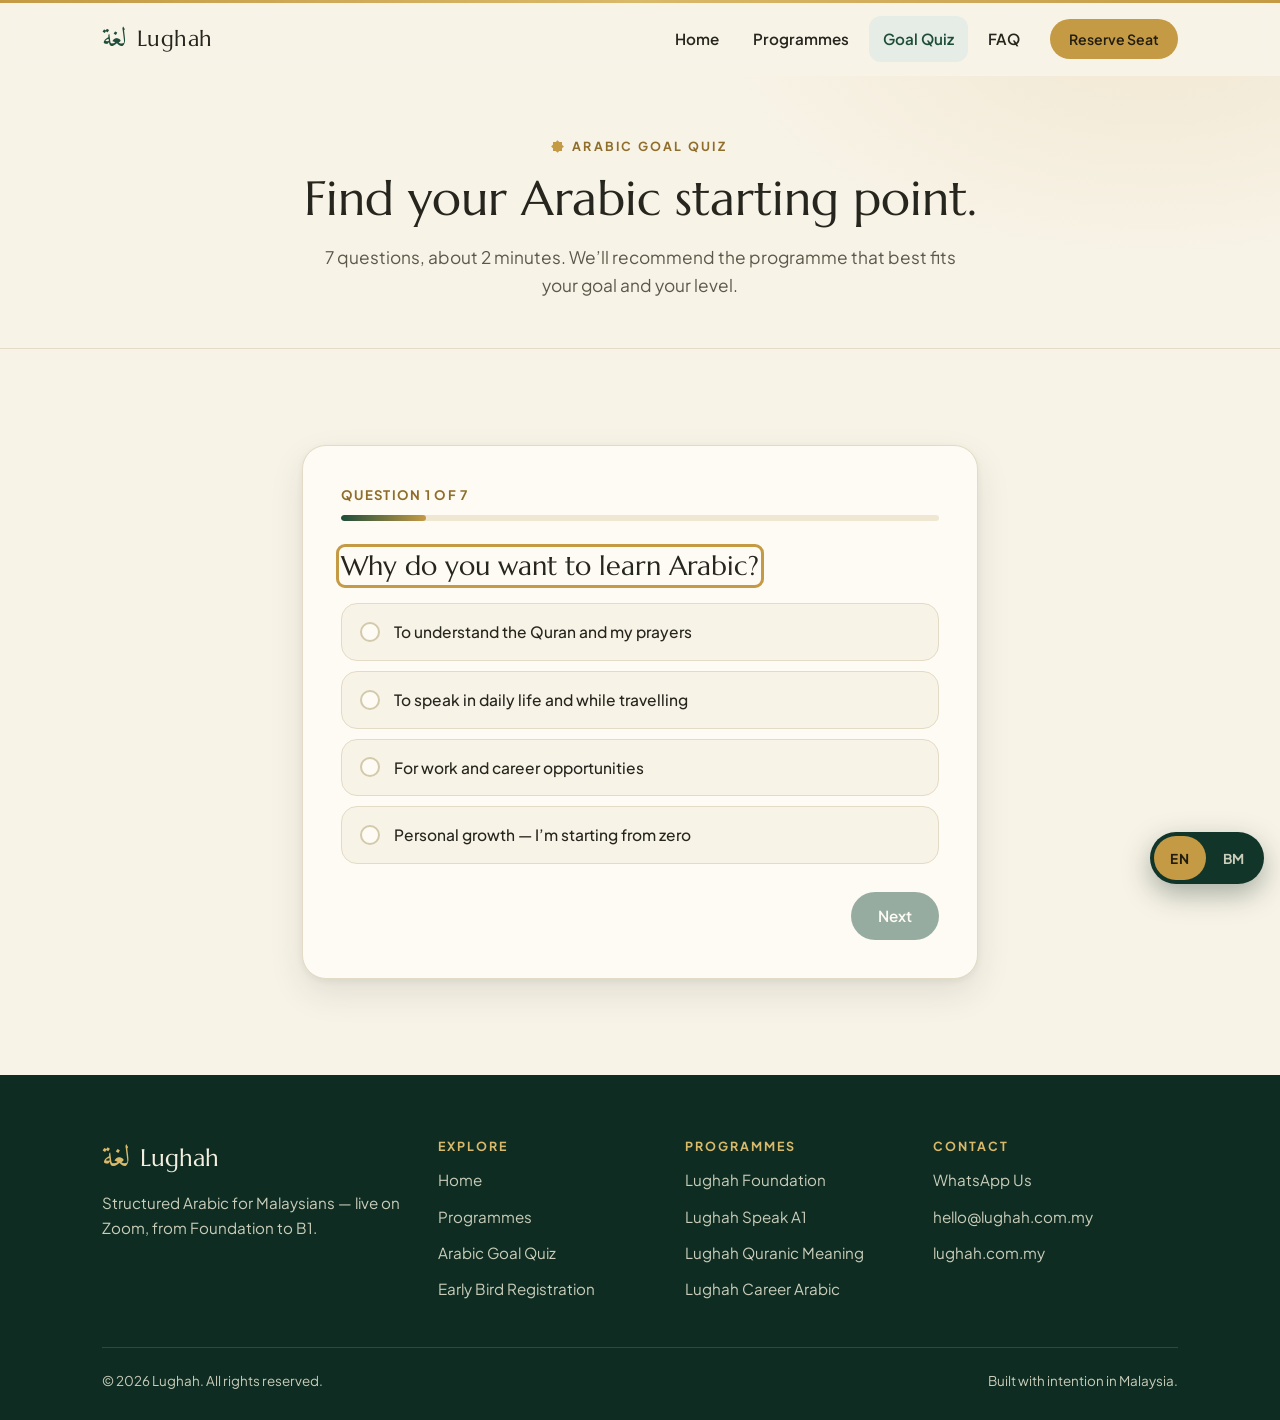
<file: quiz.html>
<!DOCTYPE html>
<html lang="en">
<head>
  <meta charset="utf-8">
  <meta name="viewport" content="width=device-width, initial-scale=1">
  <title>Arabic Goal Quiz — Lughah | Find Your Starting Point</title>
  <meta name="description" content="Answer 7 quick questions and Lughah will recommend the right Arabic programme for you — Foundation, Speak A1, Quranic Meaning or Career Arabic.">
  <link rel="canonical" href="https://lughah.com.my/quiz.html">

  <!-- Open Graph -->
  <meta property="og:type" content="website">
  <meta property="og:title" content="Lughah Arabic Goal Quiz">
  <meta property="og:description" content="7 questions, 2 minutes — find the Arabic programme that fits your goal.">
  <meta property="og:url" content="https://lughah.com.my/quiz.html">

  <link rel="icon" href="data:image/svg+xml,%3Csvg xmlns='http://www.w3.org/2000/svg' viewBox='0 0 64 64'%3E%3Crect width='64' height='64' rx='14' fill='%231E4D3B'/%3E%3Crect x='21' y='21' width='22' height='22' fill='%23C49A45'/%3E%3Crect x='21' y='21' width='22' height='22' fill='%23C49A45' transform='rotate(45 32 32)'/%3E%3C/svg%3E">

  <link rel="preconnect" href="https://fonts.googleapis.com">
  <link rel="preconnect" href="https://fonts.gstatic.com" crossorigin>
  <link href="https://fonts.googleapis.com/css2?family=Amiri:wght@400;700&amp;family=Marcellus&amp;family=Plus+Jakarta+Sans:wght@400;500;600;700&amp;display=swap" rel="stylesheet">
  <link rel="stylesheet" href="styles.css">

  <!-- ================================================================
       GOOGLE ANALYTICS (GA4) — PLACEHOLDER
       To activate: uncomment and replace G-XXXXXXXXXX (see index.html).
  ================================================================ -->

  <!-- ================================================================
       META PIXEL — PLACEHOLDER
       To activate: uncomment and replace YOUR_PIXEL_ID (see index.html).
  ================================================================ -->
</head>
<body data-page="quiz">
  <a class="skip-link" href="#main" data-ms="Terus ke kandungan">Skip to content</a>

  <!-- ============ Header ============ -->
  <header class="site-header">
    <div class="container nav">
      <a class="nav__brand" href="index.html" aria-label="Lughah — home">
        <span class="nav__brand-ar arabic" lang="ar" aria-hidden="true">لغة</span>
        <span class="nav__brand-name">Lughah</span>
      </a>
      <button class="nav__toggle" aria-expanded="false" aria-controls="site-nav" aria-label="Menu">
        <span></span><span></span><span></span>
      </button>
      <nav class="nav__links" id="site-nav" aria-label="Main navigation">
        <a class="nav__link" href="index.html" data-ms="Laman Utama">Home</a>
        <a class="nav__link" href="programmes.html" data-ms="Program">Programmes</a>
        <a class="nav__link" href="quiz.html" aria-current="page" data-ms="Kuiz Matlamat">Goal Quiz</a>
        <a class="nav__link" href="index.html#faq" data-ms="Soalan Lazim">FAQ</a>
        <a class="btn btn--gold btn--sm nav__cta" href="early-bird.html" data-variant-link data-ms="Tempah Tempat">Reserve Seat</a>
      </nav>
    </div>
  </header>

  <main id="main">
    <!-- ============ Quiz hero ============ -->
    <section class="page-hero page-hero--center">
      <div class="container">
        <p class="eyebrow"><span class="star8" aria-hidden="true"></span> <span data-ms="Kuiz Matlamat Arab">Arabic Goal Quiz</span></p>
        <h1 class="page-hero__title" data-ms="Cari titik permulaan bahasa Arab anda.">Find your Arabic starting point.</h1>
        <p class="page-hero__lead" data-ms="7 soalan, kira-kira 2 minit. Kami akan cadangkan program yang paling sesuai dengan matlamat dan tahap anda.">7 questions, about 2 minutes. We’ll recommend the programme that best fits your goal and your level.</p>
      </div>
    </section>

    <!-- ============ Quiz ============ -->
    <section class="section" aria-label="Quiz">
      <div class="container quiz-shell">
        <div class="quiz-card">
          <!-- Rendered by script.js (initQuiz). Answers are saved to localStorage. -->
          <div id="quiz-app"></div>
          <noscript>
            <p><strong>The quiz needs JavaScript to run.</strong> No problem — you can browse the <a href="programmes.html">programmes</a> or message us directly and we’ll recommend a track for you.</p>
            <p><a class="btn btn--green" href="https://wa.me/60123456789?text=Hi%20Lughah%2C%20I%20am%20interested%20in%20Arabic%20classes" rel="noopener">WhatsApp Us</a></p>
          </noscript>
        </div>
      </div>
    </section>
  </main>

  <!-- ============ Footer ============ -->
  <footer class="site-footer">
    <div class="container">
      <div class="footer__grid">
        <div>
          <div class="footer__brand-row">
            <span class="footer__brand-ar arabic" lang="ar" aria-hidden="true">لغة</span>
            <span class="footer__brand-name">Lughah</span>
          </div>
          <p class="footer__tagline" data-ms="Bahasa Arab berstruktur untuk rakyat Malaysia — kelas langsung di Zoom, dari Foundation hingga B1.">Structured Arabic for Malaysians — live on Zoom, from Foundation to B1.</p>
        </div>
        <nav aria-label="Footer — explore">
          <h3 class="footer__heading" data-ms="Terokai">Explore</h3>
          <ul class="footer__links">
            <li><a href="index.html" data-ms="Laman Utama">Home</a></li>
            <li><a href="programmes.html" data-ms="Program">Programmes</a></li>
            <li><a href="quiz.html" data-ms="Kuiz Matlamat Arab">Arabic Goal Quiz</a></li>
            <li><a href="early-bird.html" data-variant-link data-ms="Pendaftaran Early Bird">Early Bird Registration</a></li>
          </ul>
        </nav>
        <nav aria-label="Footer — programmes">
          <h3 class="footer__heading" data-ms="Program">Programmes</h3>
          <ul class="footer__links">
            <li><a href="programmes.html#foundation">Lughah Foundation</a></li>
            <li><a href="programmes.html#speak-a1">Lughah Speak A1</a></li>
            <li><a href="programmes.html#quranic-meaning">Lughah Quranic Meaning</a></li>
            <li><a href="programmes.html#career-arabic">Lughah Career Arabic</a></li>
          </ul>
        </nav>
        <div>
          <h3 class="footer__heading" data-ms="Hubungi Kami">Contact</h3>
          <ul class="footer__links">
            <li><a href="https://wa.me/60123456789?text=Hi%20Lughah%2C%20I%20am%20interested%20in%20Arabic%20classes" data-wa-link data-ms="WhatsApp Kami">WhatsApp Us</a></li>
            <li><a href="mailto:hello@lughah.com.my">hello@lughah.com.my</a></li>
            <li><a href="https://lughah.com.my">lughah.com.my</a></li>
          </ul>
        </div>
      </div>
      <div class="footer__bottom">
        <span>© <span data-year>2026</span> Lughah. <span data-ms="Hak cipta terpelihara.">All rights reserved.</span></span>
        <span data-ms="Dibina dengan niat di Malaysia.">Built with intention in Malaysia.</span>
      </div>
    </div>
  </footer>

  <!-- Floating language toggle (EN default / BM) -->
  <div class="float-lang" role="group" aria-label="Language / Bahasa">
    <button type="button" class="float-lang__opt is-active" data-lang="en" aria-pressed="true">EN</button>
    <button type="button" class="float-lang__opt" data-lang="ms" aria-pressed="false">BM</button>
  </div>

  <script src="script.js"></script>
</body>
</html>
</file>
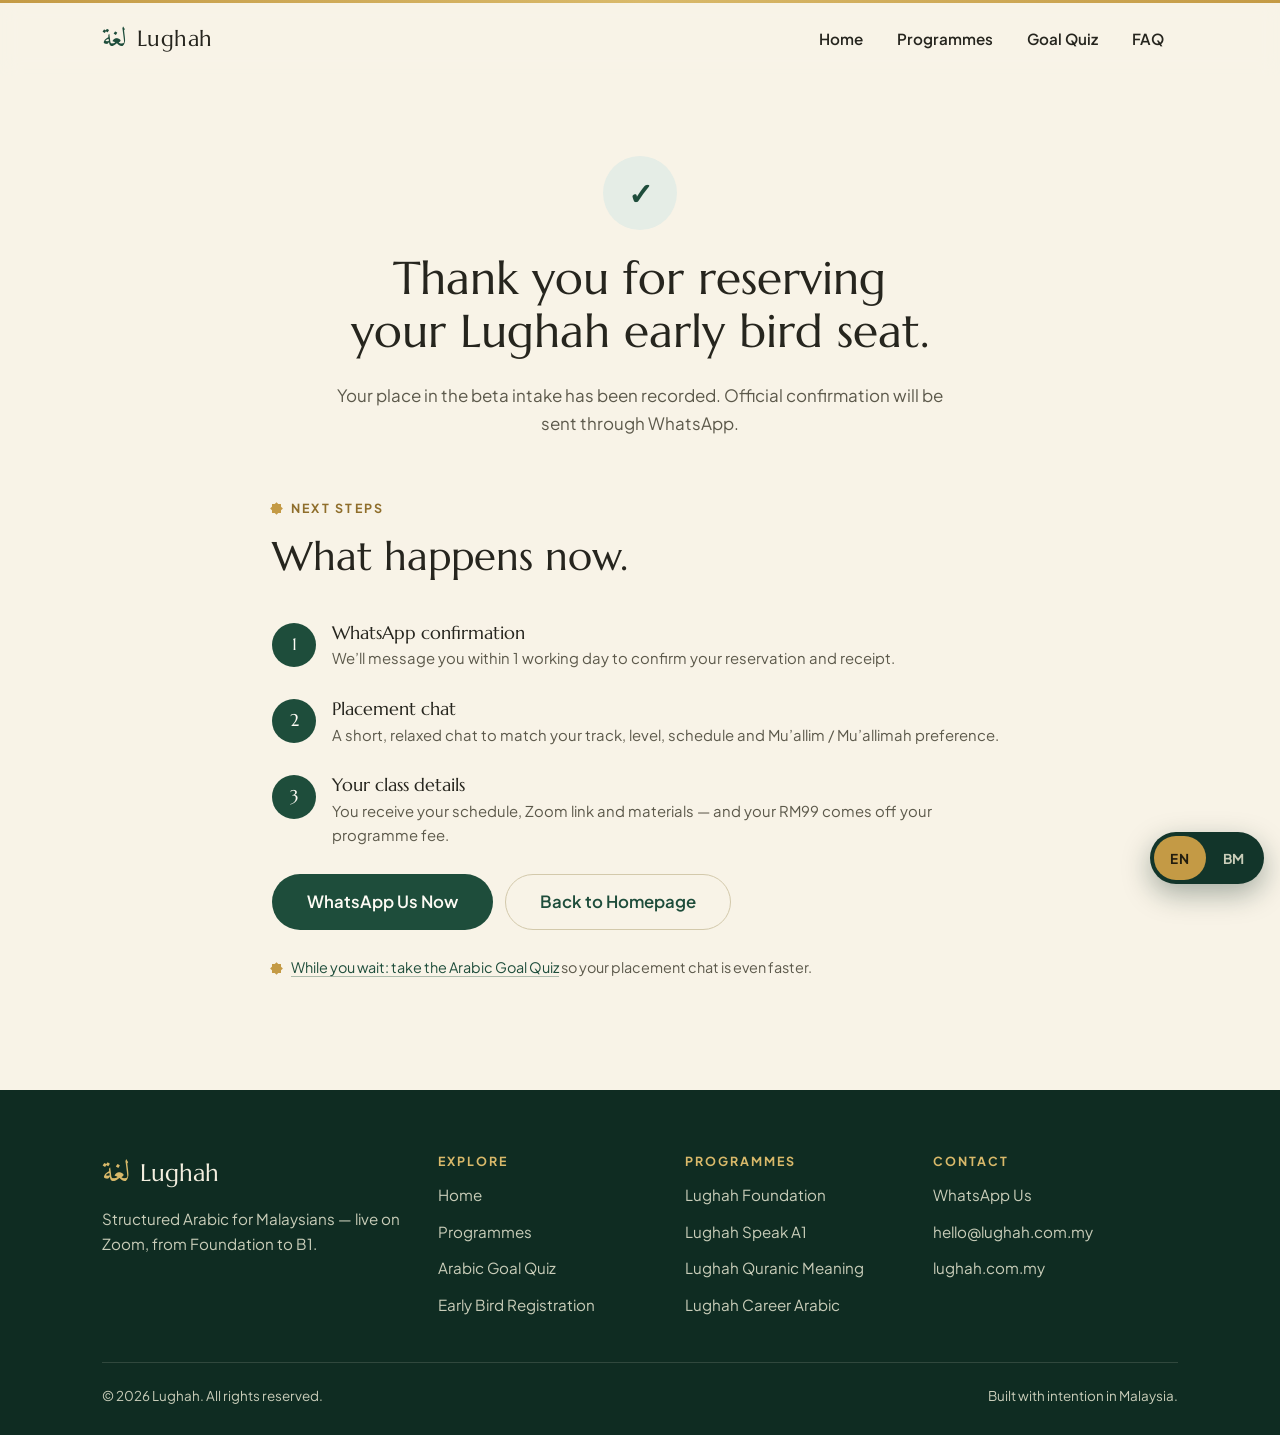
<file: thank-you.html>
<!DOCTYPE html>
<html lang="en">
<head>
  <meta charset="utf-8">
  <meta name="viewport" content="width=device-width, initial-scale=1">
  <title>Thank You — Lughah | Your Seat Is Reserved</title>
  <meta name="description" content="Thank you for reserving your Lughah early bird seat. Here’s what happens next.">
  <link rel="canonical" href="https://lughah.com.my/thank-you.html">
  <meta name="robots" content="noindex">

  <link rel="icon" href="data:image/svg+xml,%3Csvg xmlns='http://www.w3.org/2000/svg' viewBox='0 0 64 64'%3E%3Crect width='64' height='64' rx='14' fill='%231E4D3B'/%3E%3Crect x='21' y='21' width='22' height='22' fill='%23C49A45'/%3E%3Crect x='21' y='21' width='22' height='22' fill='%23C49A45' transform='rotate(45 32 32)'/%3E%3C/svg%3E">

  <link rel="preconnect" href="https://fonts.googleapis.com">
  <link rel="preconnect" href="https://fonts.gstatic.com" crossorigin>
  <link href="https://fonts.googleapis.com/css2?family=Amiri:wght@400;700&amp;family=Marcellus&amp;family=Plus+Jakarta+Sans:wght@400;500;600;700&amp;display=swap" rel="stylesheet">
  <link rel="stylesheet" href="styles.css">

  <!-- ================================================================
       GOOGLE ANALYTICS (GA4) — PLACEHOLDER
       To activate: uncomment and replace G-XXXXXXXXXX (see index.html).
       Tip: this page fires an "early_bird_conversion" event via script.js —
       mark it as a conversion in GA4 once analytics is live.
  ================================================================ -->

  <!-- ================================================================
       META PIXEL — PLACEHOLDER
       To activate: uncomment and replace YOUR_PIXEL_ID (see index.html).
  ================================================================ -->
</head>
<body data-page="thank-you">
  <a class="skip-link" href="#main" data-ms="Terus ke kandungan">Skip to content</a>

  <!-- ============ Header ============ -->
  <header class="site-header">
    <div class="container nav">
      <a class="nav__brand" href="index.html" aria-label="Lughah — home">
        <span class="nav__brand-ar arabic" lang="ar" aria-hidden="true">لغة</span>
        <span class="nav__brand-name">Lughah</span>
      </a>
      <button class="nav__toggle" aria-expanded="false" aria-controls="site-nav" aria-label="Menu">
        <span></span><span></span><span></span>
      </button>
      <nav class="nav__links" id="site-nav" aria-label="Main navigation">
        <a class="nav__link" href="index.html" data-ms="Laman Utama">Home</a>
        <a class="nav__link" href="programmes.html" data-ms="Program">Programmes</a>
        <a class="nav__link" href="quiz.html" data-ms="Kuiz Matlamat">Goal Quiz</a>
        <a class="nav__link" href="index.html#faq" data-ms="Soalan Lazim">FAQ</a>
      </nav>
    </div>
  </header>

  <main id="main">
    <!-- ============ Confirmation ============ -->
    <section class="ty-hero">
      <div class="container">
        <span class="ty-hero__mark" aria-hidden="true">✓</span>
        <h1 class="ty-hero__title" data-ms="Terima kasih kerana menempah tempat early bird Lughah anda.">Thank you for reserving your Lughah early bird seat.</h1>
        <p class="ty-hero__lead" data-ms="Tempat anda dalam kemasukan beta telah direkodkan. Pengesahan rasmi akan dihantar melalui WhatsApp.">Your place in the beta intake has been recorded. Official confirmation will be sent through WhatsApp.</p>
      </div>
    </section>

    <!-- ============ Next steps ============ -->
    <section class="section" aria-labelledby="next-title" style="padding-top: 0;">
      <div class="container container--narrow">
        <div class="section-head reveal">
          <p class="eyebrow"><span class="star8" aria-hidden="true"></span> <span data-ms="Langkah seterusnya">Next steps</span></p>
          <h2 class="section__title" id="next-title" data-ms="Apa yang berlaku sekarang.">What happens now.</h2>
        </div>
        <ol class="steps steps--vertical reveal" style="grid-template-columns: 1fr;">
          <li class="step" style="flex-direction: row;">
            <span class="step__num" aria-hidden="true"></span>
            <span>
              <h3 data-ms="Pengesahan WhatsApp">WhatsApp confirmation</h3>
              <p data-ms="Kami akan menghubungi anda dalam masa 1 hari bekerja untuk mengesahkan tempahan dan resit anda.">We’ll message you within 1 working day to confirm your reservation and receipt.</p>
            </span>
          </li>
          <li class="step" style="flex-direction: row;">
            <span class="step__num" aria-hidden="true"></span>
            <span>
              <h3 data-ms="Sembang penempatan">Placement chat</h3>
              <p data-ms="Sembang ringkas dan santai untuk memadankan trek, tahap, jadual dan pilihan Mu’allim / Mu’allimah anda.">A short, relaxed chat to match your track, level, schedule and Mu’allim / Mu’allimah preference.</p>
            </span>
          </li>
          <li class="step" style="flex-direction: row;">
            <span class="step__num" aria-hidden="true"></span>
            <span>
              <h3 data-ms="Butiran kelas anda">Your class details</h3>
              <p data-ms="Anda menerima jadual, pautan Zoom dan bahan pembelajaran — dan RM99 anda ditolak daripada yuran program.">You receive your schedule, Zoom link and materials — and your RM99 comes off your programme fee.</p>
            </span>
          </li>
        </ol>
        <div class="cta-band__ctas reveal" style="justify-content: flex-start;">
          <a class="btn btn--green btn--lg" href="https://wa.me/60123456789?text=Hi%20Lughah%2C%20I%20am%20interested%20in%20Arabic%20classes" data-wa-link data-wa-extra="I have just reserved my early bird seat" data-ms="WhatsApp Kami Sekarang">WhatsApp Us Now</a>
          <a class="btn btn--ghost btn--lg" href="index.html" data-ms="Kembali ke Laman Utama">Back to Homepage</a>
        </div>
        <p class="roadmap__note reveal">
          <span class="star8" aria-hidden="true"></span>
          <span data-ms="Sementara menunggu: jawab Kuiz Matlamat Arab supaya sembang penempatan anda lebih pantas."><a href="quiz.html">While you wait: take the Arabic Goal Quiz</a> so your placement chat is even faster.</span>
        </p>
      </div>
    </section>
  </main>

  <!-- ============ Footer ============ -->
  <footer class="site-footer">
    <div class="container">
      <div class="footer__grid">
        <div>
          <div class="footer__brand-row">
            <span class="footer__brand-ar arabic" lang="ar" aria-hidden="true">لغة</span>
            <span class="footer__brand-name">Lughah</span>
          </div>
          <p class="footer__tagline" data-ms="Bahasa Arab berstruktur untuk rakyat Malaysia — kelas langsung di Zoom, dari Foundation hingga B1.">Structured Arabic for Malaysians — live on Zoom, from Foundation to B1.</p>
        </div>
        <nav aria-label="Footer — explore">
          <h3 class="footer__heading" data-ms="Terokai">Explore</h3>
          <ul class="footer__links">
            <li><a href="index.html" data-ms="Laman Utama">Home</a></li>
            <li><a href="programmes.html" data-ms="Program">Programmes</a></li>
            <li><a href="quiz.html" data-ms="Kuiz Matlamat Arab">Arabic Goal Quiz</a></li>
            <li><a href="early-bird.html" data-variant-link data-ms="Pendaftaran Early Bird">Early Bird Registration</a></li>
          </ul>
        </nav>
        <nav aria-label="Footer — programmes">
          <h3 class="footer__heading" data-ms="Program">Programmes</h3>
          <ul class="footer__links">
            <li><a href="programmes.html#foundation">Lughah Foundation</a></li>
            <li><a href="programmes.html#speak-a1">Lughah Speak A1</a></li>
            <li><a href="programmes.html#quranic-meaning">Lughah Quranic Meaning</a></li>
            <li><a href="programmes.html#career-arabic">Lughah Career Arabic</a></li>
          </ul>
        </nav>
        <div>
          <h3 class="footer__heading" data-ms="Hubungi Kami">Contact</h3>
          <ul class="footer__links">
            <li><a href="https://wa.me/60123456789?text=Hi%20Lughah%2C%20I%20am%20interested%20in%20Arabic%20classes" data-wa-link data-ms="WhatsApp Kami">WhatsApp Us</a></li>
            <li><a href="mailto:hello@lughah.com.my">hello@lughah.com.my</a></li>
            <li><a href="https://lughah.com.my">lughah.com.my</a></li>
          </ul>
        </div>
      </div>
      <div class="footer__bottom">
        <span>© <span data-year>2026</span> Lughah. <span data-ms="Hak cipta terpelihara.">All rights reserved.</span></span>
        <span data-ms="Dibina dengan niat di Malaysia.">Built with intention in Malaysia.</span>
      </div>
    </div>
  </footer>

  <!-- Floating language toggle (EN default / BM) -->
  <div class="float-lang" role="group" aria-label="Language / Bahasa">
    <button type="button" class="float-lang__opt is-active" data-lang="en" aria-pressed="true">EN</button>
    <button type="button" class="float-lang__opt" data-lang="ms" aria-pressed="false">BM</button>
  </div>

  <script src="script.js"></script>
</body>
</html>
</file>
<file: styles.css>
/* ==========================================================================
   Lughah — lughah.com.my
   Shared stylesheet for all pages.
   Palette: cream, deep green, warm gold, charcoal.
   Mobile-first. No build tools required.
   ========================================================================== */

/* ---------- 1. Design tokens ---------- */
:root {
  /* Colour */
  --cream:        #F8F3E7;   /* page background */
  --cream-soft:   #FDFBF4;   /* card background */
  --cream-deep:   #EFE7D2;   /* alt section band */
  --line:         #E3DBC5;   /* hairline borders */
  --line-strong:  #D3C9AB;

  --green:        #1E4D3B;   /* primary */
  --green-hover:  #173D2F;
  --green-deep:   #12352A;   /* dark sections */
  --green-footer: #0F2C22;
  --green-tint:   #E5EDE6;

  --gold:         #C49A45;   /* buttons, accents */
  --gold-hover:   #B0873A;
  --gold-ink:     #8F6E2B;   /* gold as small text on cream (AA) */
  --gold-bright:  #D9B96A;   /* gold on dark green */
  --gold-tint:    #F3E9CE;

  --ink:          #26251E;   /* charcoal text */
  --ink-soft:     #5C594B;   /* muted text */
  --on-dark:      #F3EEDF;
  --on-dark-soft: #C9CDB9;

  /* Type */
  --font-display: 'Marcellus', 'Times New Roman', serif;
  --font-body:    'Plus Jakarta Sans', 'Helvetica Neue', Arial, sans-serif;
  --font-arabic:  'Amiri', serif;

  /* Shape & shadow */
  --radius:    20px;
  --radius-sm: 12px;
  --shadow-sm: 0 1px 2px rgba(18, 43, 33, .05), 0 2px 8px rgba(18, 43, 33, .04);
  --shadow-md: 0 2px 6px rgba(18, 43, 33, .06), 0 14px 34px rgba(18, 43, 33, .10);

  --header-h: 72px;
}

/* ---------- 2. Reset & base ---------- */
*, *::before, *::after { box-sizing: border-box; }

html {
  scroll-behavior: smooth;
  -webkit-text-size-adjust: 100%;
}

body {
  margin: 0;
  font-family: var(--font-body);
  font-size: 1rem;
  line-height: 1.65;
  color: var(--ink);
  background: var(--cream);
  text-rendering: optimizeLegibility;
  -webkit-font-smoothing: antialiased;
}

h1, h2, h3, h4 {
  font-family: var(--font-display);
  font-weight: 400;
  line-height: 1.15;
  color: var(--ink);
  margin: 0 0 .5em;
  text-wrap: balance;
}

p { margin: 0 0 1em; text-wrap: pretty; }
ul, ol { margin: 0 0 1em; padding-left: 1.2em; }
img { max-width: 100%; display: block; }
strong { font-weight: 600; }

a { color: var(--green); text-decoration-color: rgba(30, 77, 59, .35); text-underline-offset: 3px; }
a:hover { color: var(--gold-ink); }

::selection { background: var(--gold-tint); color: var(--ink); }

[id] { scroll-margin-top: calc(var(--header-h) + 24px); }

:focus-visible {
  outline: 3px solid var(--gold);
  outline-offset: 2px;
  border-radius: 4px;
}

/* Arabic accents */
.arabic {
  font-family: var(--font-arabic);
  font-weight: 400;
  direction: rtl;
}

/* ---------- 3. Utilities ---------- */
.container {
  width: 100%;
  max-width: 1120px;
  margin-inline: auto;
  padding-inline: 22px;
}
.container--narrow { max-width: 780px; }

.skip-link {
  position: absolute;
  left: 16px; top: -60px;
  z-index: 200;
  background: var(--green);
  color: var(--cream-soft);
  padding: 10px 18px;
  border-radius: 999px;
  text-decoration: none;
  transition: top .2s ease;
}
.skip-link:focus { top: 12px; color: var(--cream-soft); }

/* Eyebrow label above section titles */
.eyebrow {
  display: inline-flex;
  align-items: center;
  gap: 10px;
  font-size: .78rem;
  font-weight: 700;
  letter-spacing: .18em;
  text-transform: uppercase;
  color: var(--gold-ink);
  margin-bottom: 14px;
}
.section--dark .eyebrow { color: var(--gold-bright); }

/* Eight-pointed star (two rotated squares — a quiet Islamic-geometry nod) */
.star8 {
  position: relative;
  display: inline-block;
  width: 9px; height: 9px;
  background: var(--gold);
  flex: none;
}
.star8::after {
  content: "";
  position: absolute;
  inset: 0;
  background: inherit;
  transform: rotate(45deg);
}
.section--dark .star8 { background: var(--gold-bright); }

/* Small pill chip */
.chip {
  display: inline-flex;
  align-items: center;
  gap: 8px;
  padding: 6px 14px;
  border: 1px solid var(--line-strong);
  border-radius: 999px;
  background: var(--cream-soft);
  font-size: .82rem;
  font-weight: 600;
  color: var(--ink-soft);
  white-space: nowrap;
}

.badge {
  display: inline-block;
  padding: 5px 12px;
  border-radius: 999px;
  background: var(--green);
  color: var(--cream-soft);
  font-size: .72rem;
  font-weight: 700;
  letter-spacing: .12em;
  text-transform: uppercase;
}
.badge--gold { background: var(--gold); color: var(--ink); }

/* ---------- 4. Buttons ---------- */
.btn {
  display: inline-flex;
  align-items: center;
  justify-content: center;
  gap: 10px;
  min-height: 48px;
  padding: 12px 26px;
  border: 1px solid transparent;
  border-radius: 999px;
  font-family: var(--font-body);
  font-size: .95rem;
  font-weight: 600;
  line-height: 1.2;
  text-align: center;
  text-decoration: none;
  cursor: pointer;
  transition: transform .15s ease, box-shadow .15s ease, background-color .15s ease, border-color .15s ease;
}
.btn:hover { transform: translateY(-1px); box-shadow: var(--shadow-sm); }
.btn:active { transform: translateY(0); }

.btn--green { background: var(--green); color: var(--cream-soft); }
.btn--green:hover { background: var(--green-hover); color: var(--cream-soft); }

.btn--gold { background: var(--gold); color: #221D0F; }
.btn--gold:hover { background: var(--gold-hover); color: #221D0F; }

.btn--ghost {
  background: transparent;
  border-color: var(--line-strong);
  color: var(--green);
}
.btn--ghost:hover { border-color: var(--green); color: var(--green); }

.section--dark .btn--ghost {
  border-color: rgba(243, 238, 223, .35);
  color: var(--on-dark);
}
.section--dark .btn--ghost:hover { border-color: var(--on-dark); color: var(--on-dark); }

.btn--lg { min-height: 56px; padding: 16px 34px; font-size: 1.05rem; }
.btn--sm { min-height: 40px; padding: 8px 18px; font-size: .88rem; }
.btn--block { width: 100%; }

.btn[disabled], .btn[aria-disabled="true"] {
  opacity: .45;
  cursor: not-allowed;
  transform: none;
  box-shadow: none;
}

/* ---------- 5. Header / navigation ---------- */
.site-header {
  position: sticky;
  top: 0;
  z-index: 100;
  background: rgba(248, 243, 231, .88);
  backdrop-filter: blur(10px);
  -webkit-backdrop-filter: blur(10px);
  border-bottom: 1px solid transparent;
  transition: border-color .2s ease, box-shadow .2s ease;
}
.site-header::before {
  /* thin gold thread across the very top */
  content: "";
  display: block;
  height: 3px;
  background: linear-gradient(90deg, var(--gold), var(--gold-bright), var(--gold));
}
.site-header.is-scrolled {
  border-bottom-color: var(--line);
  box-shadow: 0 4px 18px rgba(18, 43, 33, .06);
}

.nav {
  display: flex;
  align-items: center;
  justify-content: space-between;
  gap: 16px;
  min-height: var(--header-h);
}

.nav__brand {
  display: inline-flex;
  align-items: baseline;
  gap: 10px;
  text-decoration: none;
  color: var(--ink);
}
.nav__brand-ar {
  font-size: 1.7rem;
  line-height: 1;
  color: var(--green);
}
.nav__brand-name {
  font-family: var(--font-display);
  font-size: 1.35rem;
  letter-spacing: .02em;
}

.nav__toggle {
  display: inline-flex;
  flex-direction: column;
  justify-content: center;
  gap: 5px;
  width: 48px; height: 48px;
  padding: 12px;
  background: none;
  border: 1px solid var(--line-strong);
  border-radius: 12px;
  cursor: pointer;
}
.nav__toggle span {
  display: block;
  height: 2px;
  border-radius: 2px;
  background: var(--ink);
  transition: transform .2s ease, opacity .2s ease;
}
.nav__toggle[aria-expanded="true"] span:nth-child(1) { transform: translateY(7px) rotate(45deg); }
.nav__toggle[aria-expanded="true"] span:nth-child(2) { opacity: 0; }
.nav__toggle[aria-expanded="true"] span:nth-child(3) { transform: translateY(-7px) rotate(-45deg); }

.nav__links {
  display: none;
  position: absolute;
  top: 100%;
  left: 0; right: 0;
  flex-direction: column;
  align-items: stretch;
  gap: 4px;
  padding: 14px 22px 22px;
  background: var(--cream-soft);
  border-bottom: 1px solid var(--line);
  box-shadow: 0 20px 30px rgba(18, 43, 33, .08);
}
.nav__links.is-open { display: flex; }

.nav__link {
  padding: 12px 14px;
  border-radius: var(--radius-sm);
  font-weight: 600;
  font-size: .95rem;
  color: var(--ink);
  text-decoration: none;
}
.nav__link:hover { background: var(--cream-deep); color: var(--ink); }
.nav__link[aria-current="page"] { color: var(--green); background: var(--green-tint); }

.nav__cta { margin-top: 8px; }

@media (min-width: 900px) {
  .nav__toggle { display: none; }
  .nav__links {
    display: flex;
    position: static;
    flex-direction: row;
    align-items: center;
    gap: 6px;
    padding: 0;
    background: none;
    border: 0;
    box-shadow: none;
  }
  .nav__link { padding: 10px 14px; }
  .nav__cta { margin: 0 0 0 10px; }
}

/* ---------- 6. Floating language toggle ---------- */
.float-lang {
  position: fixed;
  right: 16px;
  bottom: 16px;
  z-index: 150;
  display: inline-flex;
  padding: 4px;
  gap: 2px;
  background: var(--green-deep);
  border-radius: 999px;
  box-shadow: 0 10px 28px rgba(15, 44, 34, .35);
}
.float-lang__opt {
  min-width: 52px;
  min-height: 44px;
  padding: 8px 14px;
  border: 0;
  border-radius: 999px;
  background: transparent;
  color: var(--on-dark-soft);
  font-family: var(--font-body);
  font-size: .85rem;
  font-weight: 700;
  letter-spacing: .06em;
  cursor: pointer;
  transition: background-color .15s ease, color .15s ease;
}
.float-lang__opt:hover { color: var(--on-dark); }
.float-lang__opt.is-active {
  background: var(--gold);
  color: #221D0F;
}

/* ---------- 7. Hero (homepage) ---------- */
.hero {
  position: relative;
  overflow: hidden;
  padding: 64px 0 72px;
  background:
    radial-gradient(900px 480px at 85% -10%, rgba(196, 154, 69, .14), transparent 62%),
    radial-gradient(760px 480px at -12% 108%, rgba(30, 77, 59, .10), transparent 60%),
    var(--cream);
}
.hero__calligraphy {
  position: absolute;
  top: 50%;
  right: -4%;
  transform: translateY(-54%);
  font-family: var(--font-arabic);
  font-size: clamp(240px, 34vw, 460px);
  line-height: 1;
  color: rgba(30, 77, 59, .06);
  user-select: none;
  pointer-events: none;
  z-index: 0;
}
.hero__inner {
  position: relative;
  z-index: 1;
  display: grid;
  gap: 44px;
}
.hero__kicker {
  display: inline-flex;
  align-items: center;
  gap: 12px;
  margin-bottom: 18px;
  font-size: .85rem;
  font-weight: 600;
  color: var(--ink-soft);
}
.hero__kicker .arabic { font-size: 1.25rem; color: var(--green); }
.hero__title {
  font-size: clamp(2.3rem, 5.4vw, 3.55rem);
  margin-bottom: 18px;
}
.hero__sub {
  font-size: 1.1rem;
  color: var(--ink-soft);
  max-width: 34em;
  margin-bottom: 28px;
}
.hero__ctas {
  display: flex;
  flex-wrap: wrap;
  gap: 12px;
  margin-bottom: 22px;
}
.hero__meta {
  display: flex;
  flex-wrap: wrap;
  gap: 10px;
}

/* Pathway panel — the hero visual */
.hero__panel {
  background: var(--cream-soft);
  border: 1px solid var(--line);
  border-radius: 28px;
  box-shadow: var(--shadow-md);
  padding: 26px;
  max-width: 460px;
}
.hero__panel-head {
  display: flex;
  align-items: center;
  justify-content: space-between;
  gap: 12px;
  margin-bottom: 18px;
}
.hero__panel-title {
  font-family: var(--font-body);
  font-size: .8rem;
  font-weight: 700;
  letter-spacing: .16em;
  text-transform: uppercase;
  color: var(--ink-soft);
  margin: 0;
}
.pathway { display: grid; gap: 10px; }
.pathway__row {
  display: flex;
  align-items: center;
  gap: 14px;
  padding: 13px 16px;
  border: 1px solid var(--line);
  border-radius: 16px;
  background: var(--cream);
}
.pathway__row--active {
  border-color: var(--gold);
  background: var(--gold-tint);
}
.pathway__chip {
  flex: none;
  display: inline-flex;
  align-items: center;
  justify-content: center;
  min-width: 44px; height: 44px;
  padding: 0 8px;
  border-radius: 12px;
  background: var(--green);
  color: var(--cream-soft);
  font-family: var(--font-display);
  font-size: 1rem;
}
.pathway__row--active .pathway__chip { background: var(--gold); color: #221D0F; }
.pathway__name { display: block; font-weight: 700; font-size: .95rem; }
.pathway__desc { display: block; font-size: .84rem; color: var(--ink-soft); }
.pathway__tag {
  margin-left: auto;
  font-size: .7rem;
  font-weight: 700;
  letter-spacing: .1em;
  text-transform: uppercase;
  color: var(--gold-ink);
  white-space: nowrap;
}

@media (min-width: 900px) {
  .hero { padding: 88px 0 96px; }
  .hero__inner {
    grid-template-columns: 1.15fr .85fr;
    align-items: center;
  }
  .hero__panel { justify-self: end; width: 100%; }
}

/* ---------- 8. Trust strip ---------- */
.strip {
  border-block: 1px solid var(--line);
  background: var(--cream-deep);
}
.strip__grid {
  display: grid;
  grid-template-columns: 1fr;
  gap: 4px;
  padding: 18px 0;
}
.strip__item {
  display: flex;
  align-items: center;
  gap: 14px;
  padding: 10px 4px;
}
.strip__label { font-weight: 700; font-size: .95rem; display: block; }
.strip__sub { font-size: .84rem; color: var(--ink-soft); display: block; }

@media (min-width: 640px) {
  .strip__grid { grid-template-columns: repeat(2, 1fr); gap: 8px 32px; }
}
@media (min-width: 1000px) {
  .strip__grid { grid-template-columns: repeat(4, 1fr); padding: 26px 0; }
}

/* ---------- 9. Sections ---------- */
.section { padding: 72px 0; }
.section--alt { background: var(--cream-deep); border-block: 1px solid var(--line); }
.section--dark {
  background:
    radial-gradient(800px 400px at 90% 0%, rgba(217, 185, 106, .10), transparent 60%),
    var(--green-deep);
  color: var(--on-dark);
}
.section--dark h2, .section--dark h3 { color: var(--on-dark); }
.section--dark p { color: var(--on-dark-soft); }
.section--dark a { color: var(--gold-bright); }

.section-head { max-width: 640px; margin-bottom: 44px; }
.section-head--center { margin-inline: auto; text-align: center; }
.section-head--center .eyebrow { justify-content: center; }
.section__title { font-size: clamp(1.8rem, 3.6vw, 2.5rem); }
.section__lead { font-size: 1.06rem; color: var(--ink-soft); margin-bottom: 0; }
.section--dark .section__lead { color: var(--on-dark-soft); }

@media (min-width: 900px) { .section { padding: 96px 0; } }

/* ---------- 10. Grids & cards ---------- */
.grid { display: grid; gap: 18px; }
@media (min-width: 640px)  { .grid--2, .grid--4 { grid-template-columns: repeat(2, 1fr); } }
@media (min-width: 900px)  {
  .grid--3 { grid-template-columns: repeat(3, 1fr); }
  .grid--4 { grid-template-columns: repeat(4, 1fr); }
}

.card {
  background: var(--cream-soft);
  border: 1px solid var(--line);
  border-radius: var(--radius);
  padding: 28px;
  box-shadow: var(--shadow-sm);
}
.card h3 { font-size: 1.3rem; margin-bottom: .4em; }
.card p:last-child { margin-bottom: 0; }

.card__ar {
  display: block;
  font-family: var(--font-arabic);
  font-size: 1.5rem;
  color: var(--gold-ink);
  margin-bottom: 10px;
}

/* Track cards (homepage) */
.track-card {
  display: flex;
  flex-direction: column;
  gap: 10px;
  text-decoration: none;
  color: inherit;
  transition: transform .18s ease, box-shadow .18s ease, border-color .18s ease;
}
.track-card:hover {
  transform: translateY(-3px);
  box-shadow: var(--shadow-md);
  border-color: var(--line-strong);
  color: inherit;
}
.track-card__meta {
  display: flex;
  flex-wrap: wrap;
  gap: 8px;
  margin-top: auto;
  padding-top: 6px;
}
.track-card__go {
  font-weight: 700;
  font-size: .9rem;
  color: var(--green);
}

/* Outcome checklists */
.outcomes {
  list-style: none;
  padding: 0;
  margin: 0 0 1.2em;
  display: grid;
  gap: 10px;
}
.outcomes li {
  display: flex;
  gap: 12px;
  align-items: flex-start;
  font-size: .95rem;
}
.outcomes .tick {
  flex: none;
  display: inline-flex;
  align-items: center;
  justify-content: center;
  width: 22px; height: 22px;
  margin-top: 1px;
  border-radius: 50%;
  background: var(--green-tint);
  color: var(--green);
  font-size: .75rem;
  font-weight: 700;
}
.section--dark .outcomes .tick { background: rgba(217, 185, 106, .18); color: var(--gold-bright); }

/* ---------- 11. Level roadmap ---------- */
.roadmap {
  list-style: none;
  margin: 0;
  padding: 0;
  display: grid;
  gap: 0;
  counter-reset: step;
}
.roadmap__step {
  position: relative;
  display: flex;
  gap: 18px;
  padding: 0 0 30px 0;
}
.roadmap__step::before {
  /* vertical connector on mobile */
  content: "";
  position: absolute;
  left: 27px;
  top: 54px;
  bottom: 0;
  width: 2px;
  background: var(--line-strong);
}
.roadmap__step:last-child::before { display: none; }
.roadmap__chip {
  flex: none;
  display: inline-flex;
  align-items: center;
  justify-content: center;
  width: 56px; height: 56px;
  border-radius: 16px;
  background: var(--green);
  color: var(--cream-soft);
  font-family: var(--font-display);
  font-size: 1.05rem;
  box-shadow: var(--shadow-sm);
}
.roadmap__step--gold .roadmap__chip { background: var(--gold); color: #221D0F; }
.roadmap__body h3 { font-size: 1.15rem; margin-bottom: .2em; }
.roadmap__body p { font-size: .92rem; color: var(--ink-soft); margin: 0; }

@media (min-width: 900px) {
  .roadmap {
    grid-template-columns: repeat(4, 1fr);
    gap: 24px;
  }
  .roadmap__step {
    flex-direction: column;
    gap: 14px;
    padding: 0;
  }
  .roadmap__step::before {
    left: 68px;
    right: -24px;
    top: 27px;
    bottom: auto;
    width: auto;
    height: 2px;
  }
}
.roadmap__note {
  margin-top: 26px;
  font-size: .9rem;
  color: var(--ink-soft);
  display: flex;
  gap: 10px;
  align-items: baseline;
}

/* ---------- 12. Tutor cards (dark section) ---------- */
.tutor-card {
  background: rgba(253, 251, 244, .05);
  border: 1px solid rgba(217, 185, 106, .28);
  border-radius: 150px 150px var(--radius) var(--radius); /* arch silhouette */
  padding: 48px 28px 30px;
  text-align: center;
}
.tutor-card__ar {
  font-family: var(--font-arabic);
  font-size: 2.3rem;
  line-height: 1;
  color: var(--gold-bright);
  display: block;
  margin-bottom: 14px;
}
.tutor-card h3 { font-size: 1.35rem; margin-bottom: .3em; }
.tutor-card p { font-size: .93rem; margin-bottom: 0; }

.tutor-points {
  list-style: none;
  margin: 34px 0 0;
  padding: 0;
  display: grid;
  gap: 12px;
}
.tutor-points li {
  display: flex;
  gap: 12px;
  align-items: baseline;
  color: var(--on-dark-soft);
  font-size: .95rem;
}
.tutor-points strong { color: var(--on-dark); }

@media (min-width: 900px) {
  .tutor-points { grid-template-columns: repeat(2, 1fr); gap: 14px 32px; }
}

/* ---------- 13. Early-bird offer band ---------- */
.offer {
  background:
    radial-gradient(600px 300px at 100% 0%, rgba(196, 154, 69, .22), transparent 60%),
    var(--gold-tint);
  border: 1px solid var(--line-strong);
  border-radius: 28px;
  padding: 36px 28px;
  display: grid;
  gap: 26px;
}
.offer__price-row {
  display: flex;
  align-items: baseline;
  gap: 10px;
  flex-wrap: wrap;
}
.offer__price {
  font-family: var(--font-display);
  font-size: clamp(2.6rem, 6vw, 3.6rem);
  line-height: 1;
  color: var(--green);
}
.offer__price-note { font-size: .95rem; color: var(--ink-soft); font-weight: 600; }
.offer__points {
  list-style: none;
  margin: 0;
  padding: 0;
  display: grid;
  gap: 10px;
}
.offer__points li { display: flex; gap: 12px; align-items: baseline; font-size: .95rem; }
.offer__ctas { display: flex; flex-wrap: wrap; gap: 12px; }

@media (min-width: 900px) {
  .offer { grid-template-columns: 1.1fr .9fr; align-items: center; padding: 48px; }
}

/* ---------- 14. FAQ ---------- */
.faq { display: grid; gap: 12px; }
.faq__item {
  background: var(--cream-soft);
  border: 1px solid var(--line);
  border-radius: var(--radius-sm);
  padding: 0;
  overflow: hidden;
}
.faq__item summary {
  list-style: none;
  display: flex;
  align-items: center;
  justify-content: space-between;
  gap: 16px;
  padding: 18px 20px;
  font-weight: 600;
  font-size: .98rem;
  cursor: pointer;
}
.faq__item summary::-webkit-details-marker { display: none; }
.faq__item summary::after {
  content: "+";
  flex: none;
  display: inline-flex;
  align-items: center;
  justify-content: center;
  width: 28px; height: 28px;
  border-radius: 50%;
  border: 1px solid var(--line-strong);
  color: var(--green);
  font-size: 1.1rem;
  transition: transform .2s ease;
}
.faq__item[open] summary::after { transform: rotate(45deg); }
.faq__item[open] summary { color: var(--green); }
.faq__body { padding: 0 20px 20px; }
.faq__body p { font-size: .95rem; color: var(--ink-soft); margin-bottom: 0; }

/* ---------- 15. Footer ---------- */
.site-footer {
  background: var(--green-footer);
  color: var(--on-dark-soft);
  padding: 64px 0 28px;
  margin-top: 0;
}
.footer__grid {
  display: grid;
  gap: 36px;
  margin-bottom: 44px;
}
.footer__brand-row {
  display: flex;
  align-items: baseline;
  gap: 10px;
  margin-bottom: 12px;
}
.footer__brand-ar { font-size: 1.9rem; color: var(--gold-bright); line-height: 1; }
.footer__brand-name {
  font-family: var(--font-display);
  font-size: 1.5rem;
  color: var(--on-dark);
}
.footer__tagline { font-size: .95rem; max-width: 30em; }
.footer__heading {
  font-family: var(--font-body);
  font-size: .78rem;
  font-weight: 700;
  letter-spacing: .16em;
  text-transform: uppercase;
  color: var(--gold-bright);
  margin: 0 0 14px;
}
.footer__links {
  list-style: none;
  margin: 0;
  padding: 0;
  display: grid;
  gap: 10px;
}
.footer__links a {
  color: var(--on-dark-soft);
  text-decoration: none;
  font-size: .95rem;
}
.footer__links a:hover { color: var(--on-dark); text-decoration: underline; }
.footer__bottom {
  border-top: 1px solid rgba(243, 238, 223, .14);
  padding-top: 22px;
  display: flex;
  flex-wrap: wrap;
  gap: 10px 24px;
  justify-content: space-between;
  font-size: .84rem;
}
.footer__bottom a { color: var(--on-dark-soft); }

@media (min-width: 900px) {
  .footer__grid { grid-template-columns: 1.4fr 1fr 1fr 1.1fr; gap: 24px; }
}

/* ---------- 16. Sub-page hero ---------- */
.page-hero {
  padding: 56px 0 48px;
  background:
    radial-gradient(700px 380px at 90% -20%, rgba(196, 154, 69, .13), transparent 62%),
    var(--cream);
  border-bottom: 1px solid var(--line);
}
.page-hero__title { font-size: clamp(2rem, 4.6vw, 3rem); margin-bottom: .35em; }
.page-hero__lead { font-size: 1.08rem; color: var(--ink-soft); max-width: 38em; margin-bottom: 0; }
.page-hero--center { text-align: center; }
.page-hero--center .page-hero__lead { margin-inline: auto; }
.page-hero--center .eyebrow { justify-content: center; }

/* ---------- 17. Programme cards (programmes.html) ---------- */
.prog-card {
  display: grid;
  gap: 8px;
  padding: 32px 28px;
}
.prog-card__top {
  display: flex;
  align-items: center;
  justify-content: space-between;
  gap: 12px;
  flex-wrap: wrap;
  margin-bottom: 6px;
}
.prog-card__ar {
  font-family: var(--font-arabic);
  font-size: 1.6rem;
  color: var(--gold-ink);
}
.prog-card h2 { font-size: 1.65rem; margin-bottom: .2em; }
.prog-card__who { color: var(--ink-soft); font-size: .98rem; }
.prog-card__meta {
  display: flex;
  flex-wrap: wrap;
  gap: 8px;
  margin: 10px 0 16px;
}
.prog-card__label {
  font-size: .76rem;
  font-weight: 700;
  letter-spacing: .14em;
  text-transform: uppercase;
  color: var(--gold-ink);
  margin: 6px 0 10px;
}
.prog-card__ctas {
  display: flex;
  flex-wrap: wrap;
  gap: 10px;
  margin-top: 10px;
}

@media (min-width: 900px) {
  .prog-card { padding: 40px; }
}

/* ---------- 18. Quiz ---------- */
.quiz-shell { max-width: 720px; margin-inline: auto; }
.quiz-card {
  background: var(--cream-soft);
  border: 1px solid var(--line);
  border-radius: 24px;
  box-shadow: var(--shadow-md);
  padding: 26px 22px;
}
@media (min-width: 640px) { .quiz-card { padding: 38px; } }

.quiz__progress-text {
  font-size: .82rem;
  font-weight: 700;
  letter-spacing: .1em;
  text-transform: uppercase;
  color: var(--gold-ink);
  margin-bottom: 10px;
}
.quiz__bar {
  height: 6px;
  border-radius: 999px;
  background: var(--cream-deep);
  overflow: hidden;
  margin-bottom: 28px;
}
.quiz__bar-fill {
  height: 100%;
  width: 0%;
  border-radius: 999px;
  background: linear-gradient(90deg, var(--green), var(--gold));
  transition: width .3s ease;
}

.quiz__question {
  font-family: var(--font-display);
  font-size: clamp(1.35rem, 3vw, 1.7rem);
  line-height: 1.25;
  margin: 0 0 20px;
  padding: 0;
  border: 0;
}
fieldset.quiz__fieldset { border: 0; padding: 0; margin: 0; }

.quiz__options { display: grid; gap: 10px; }
.option-card {
  position: relative;
  display: flex;
  align-items: center;
  gap: 14px;
  padding: 15px 18px;
  border: 1.5px solid var(--line);
  border-radius: 16px;
  background: var(--cream);
  cursor: pointer;
  font-size: .97rem;
  font-weight: 500;
  transition: border-color .15s ease, background-color .15s ease;
}
.option-card:hover { border-color: var(--line-strong); background: var(--cream-deep); }
.option-card input {
  position: absolute;
  opacity: 0;
  pointer-events: none;
}
.option-card__dot {
  flex: none;
  width: 20px; height: 20px;
  border-radius: 50%;
  border: 2px solid var(--line-strong);
  background: var(--cream-soft);
  transition: border-color .15s ease, box-shadow .15s ease;
}
.option-card:has(input:checked) {
  border-color: var(--green);
  background: var(--green-tint);
}
.option-card:has(input:checked) .option-card__dot {
  border-color: var(--green);
  box-shadow: inset 0 0 0 5px var(--green);
}
.option-card:has(input:focus-visible) {
  outline: 3px solid var(--gold);
  outline-offset: 2px;
}

.quiz__nav {
  display: flex;
  justify-content: space-between;
  gap: 12px;
  margin-top: 28px;
}

/* Quiz result */
.result-card { text-align: left; }
.result-card__eyebrow { margin-bottom: 6px; }
.result-card__name { font-size: clamp(1.7rem, 4vw, 2.3rem); margin-bottom: 6px; }
.result-card__ar {
  font-family: var(--font-arabic);
  font-size: 1.7rem;
  color: var(--gold-ink);
  display: block;
  margin-bottom: 10px;
}
.result-card__meta { display: flex; flex-wrap: wrap; gap: 8px; margin: 14px 0 20px; }
.result-card__note {
  background: var(--gold-tint);
  border: 1px solid var(--line-strong);
  border-radius: var(--radius-sm);
  padding: 14px 16px;
  font-size: .92rem;
  margin-bottom: 20px;
}
.result-card__ctas { display: flex; flex-wrap: wrap; gap: 12px; margin-top: 22px; }
.quiz__restart {
  margin-top: 18px;
  font-size: .88rem;
}
.quiz__restart button {
  background: none;
  border: 0;
  padding: 0;
  color: var(--green);
  font: inherit;
  font-weight: 600;
  text-decoration: underline;
  text-underline-offset: 3px;
  cursor: pointer;
}

/* ---------- 19. Pricing (early-bird.html) ---------- */
.price-card {
  display: flex;
  flex-direction: column;
  gap: 6px;
  position: relative;
}
.price-card__badge {
  position: absolute;
  top: -12px;
  left: 24px;
}
.price-card h3 { font-size: 1.3rem; margin: 8px 0 2px; }
.price-card__who { font-size: .88rem; color: var(--ink-soft); min-height: 2.6em; }
.price-card__range {
  font-family: var(--font-display);
  font-size: 1.7rem;
  color: var(--green);
  margin: 10px 0 2px;
}
.price-card__range-label {
  font-size: .78rem;
  font-weight: 700;
  letter-spacing: .12em;
  text-transform: uppercase;
  color: var(--gold-ink);
}
.price-card__duration { font-size: .88rem; color: var(--ink-soft); margin-bottom: 14px; }
.price-card .btn { margin-top: auto; }
.price-card--featured { border-color: var(--gold); box-shadow: var(--shadow-md); }

/* How-it-works steps */
.steps {
  list-style: none;
  margin: 0;
  padding: 0;
  display: grid;
  gap: 18px;
  counter-reset: step;
}
.step {
  position: relative;
  display: flex;
  gap: 16px;
  align-items: flex-start;
}
.step__num {
  flex: none;
  counter-increment: step;
  display: inline-flex;
  align-items: center;
  justify-content: center;
  width: 44px; height: 44px;
  border-radius: 50%;
  background: var(--green);
  color: var(--cream-soft);
  font-family: var(--font-display);
  font-size: 1.05rem;
}
.step__num::before { content: counter(step); }
.step h3 { font-size: 1.1rem; margin-bottom: .2em; }
.step p { font-size: .93rem; color: var(--ink-soft); margin: 0; }

@media (min-width: 900px) {
  .steps { grid-template-columns: repeat(4, 1fr); gap: 28px; }
  .step { flex-direction: column; }
}

/* Note box (beta payment note) */
.note-box {
  display: flex;
  gap: 12px;
  align-items: baseline;
  background: var(--gold-tint);
  border: 1px solid var(--line-strong);
  border-radius: var(--radius-sm);
  padding: 14px 18px;
  font-size: .9rem;
  color: var(--ink);
}

/* ---------- 20. Thank-you page ---------- */
.ty-hero {
  padding: 80px 0 56px;
  text-align: center;
}
.ty-hero__mark {
  display: inline-flex;
  align-items: center;
  justify-content: center;
  width: 74px; height: 74px;
  border-radius: 50%;
  background: var(--green-tint);
  color: var(--green);
  font-size: 1.9rem;
  font-weight: 700;
  margin-bottom: 22px;
}
.ty-hero__title { font-size: clamp(2rem, 4.6vw, 2.9rem); max-width: 17em; margin-inline: auto; }
.ty-hero__lead { color: var(--ink-soft); font-size: 1.06rem; max-width: 36em; margin: 0 auto; }

/* ---------- 21. CTA band ---------- */
.cta-band {
  text-align: center;
  padding: 72px 0;
}
.cta-band__title { font-size: clamp(1.8rem, 3.8vw, 2.5rem); max-width: 18em; margin-inline: auto; }
.cta-band__ctas {
  display: flex;
  flex-wrap: wrap;
  justify-content: center;
  gap: 12px;
  margin-top: 26px;
}

/* ---------- 22. Reveal-on-scroll (JS adds .is-visible) ---------- */
html.js .reveal {
  opacity: 0;
  transform: translateY(16px);
  transition: opacity .55s ease, transform .55s ease;
}
html.js .reveal.is-visible {
  opacity: 1;
  transform: none;
}

/* ---------- 23. Motion & print ---------- */
@media (prefers-reduced-motion: reduce) {
  html { scroll-behavior: auto; }
  *, *::before, *::after {
    animation-duration: .01ms !important;
    transition-duration: .01ms !important;
  }
  html.js .reveal { opacity: 1; transform: none; }
}

@media print {
  .site-header, .float-lang, .nav__toggle { display: none; }
}
</file>
